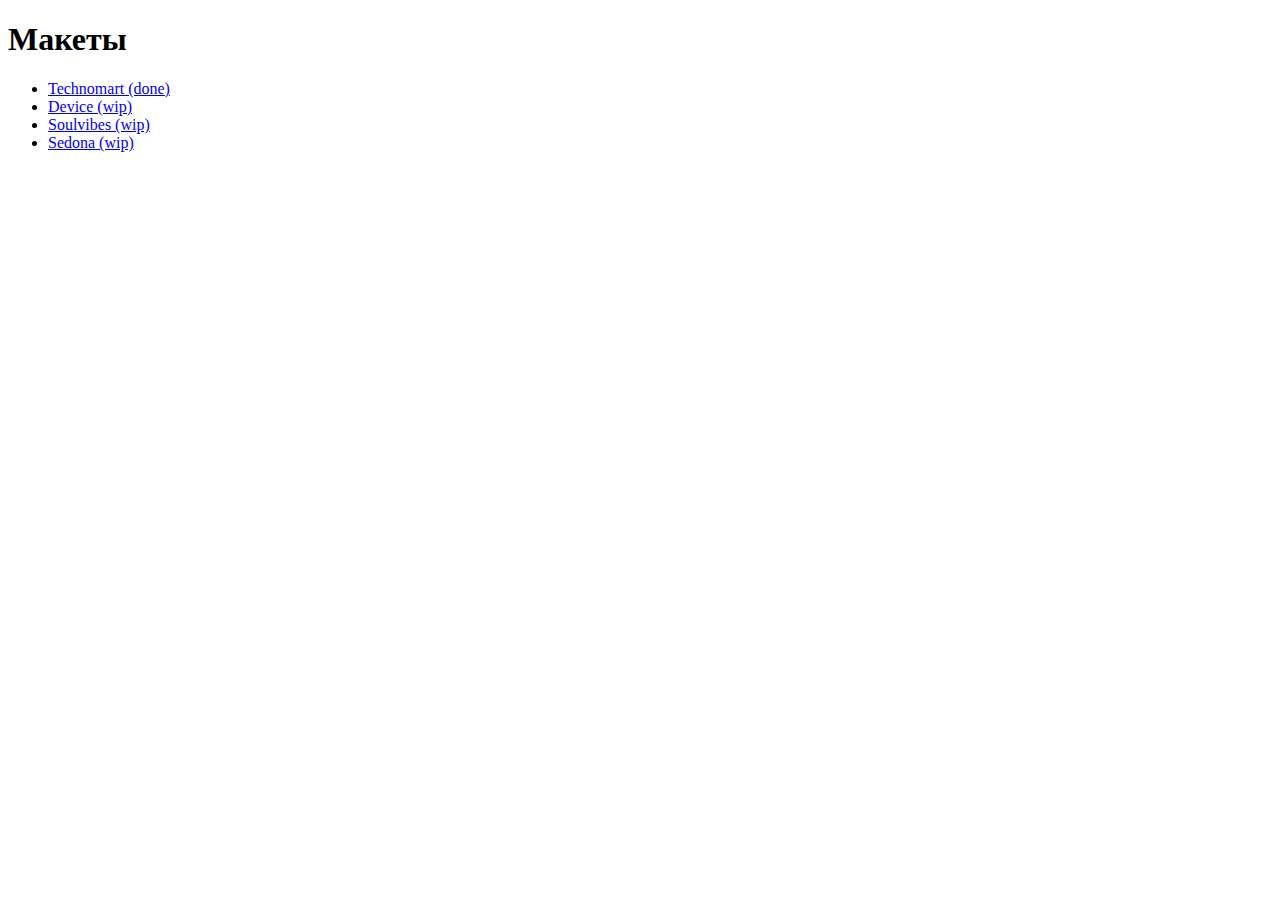
<file: index.html>
<!doctype html>
<html>

<head>
    <meta charset="utf-8">
    <title>Макеты</title>
</head>

<body>
    <h1>Макеты</h1>
    <ul>
        <li><a href="technomart/">Technomart (done)</a></li>
        <li><a href="device/">Device (wip)</a></li>
        <li><a href="soulvibes/">Soulvibes (wip)</a></li>
        <li><a href="sedona/">Sedona (wip)</a></li>
    </ul>
</body>

</html>
</file>
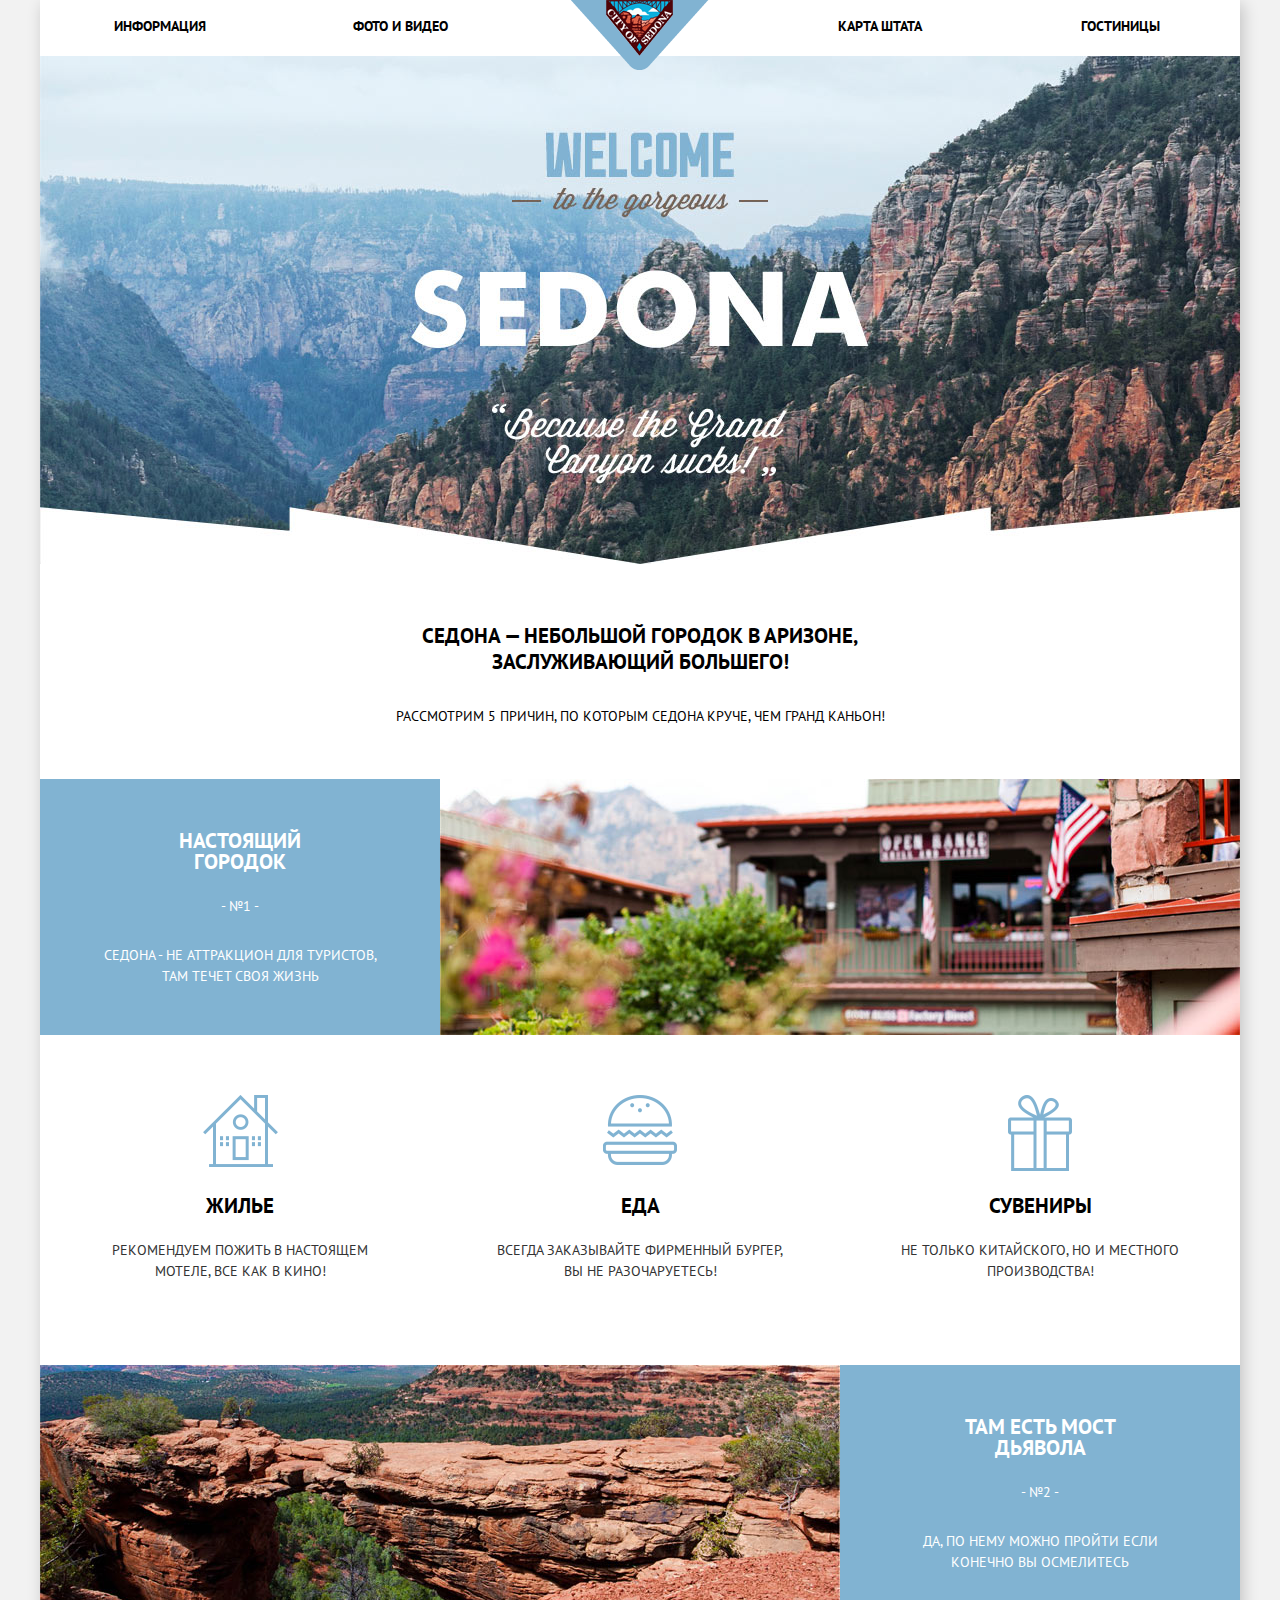
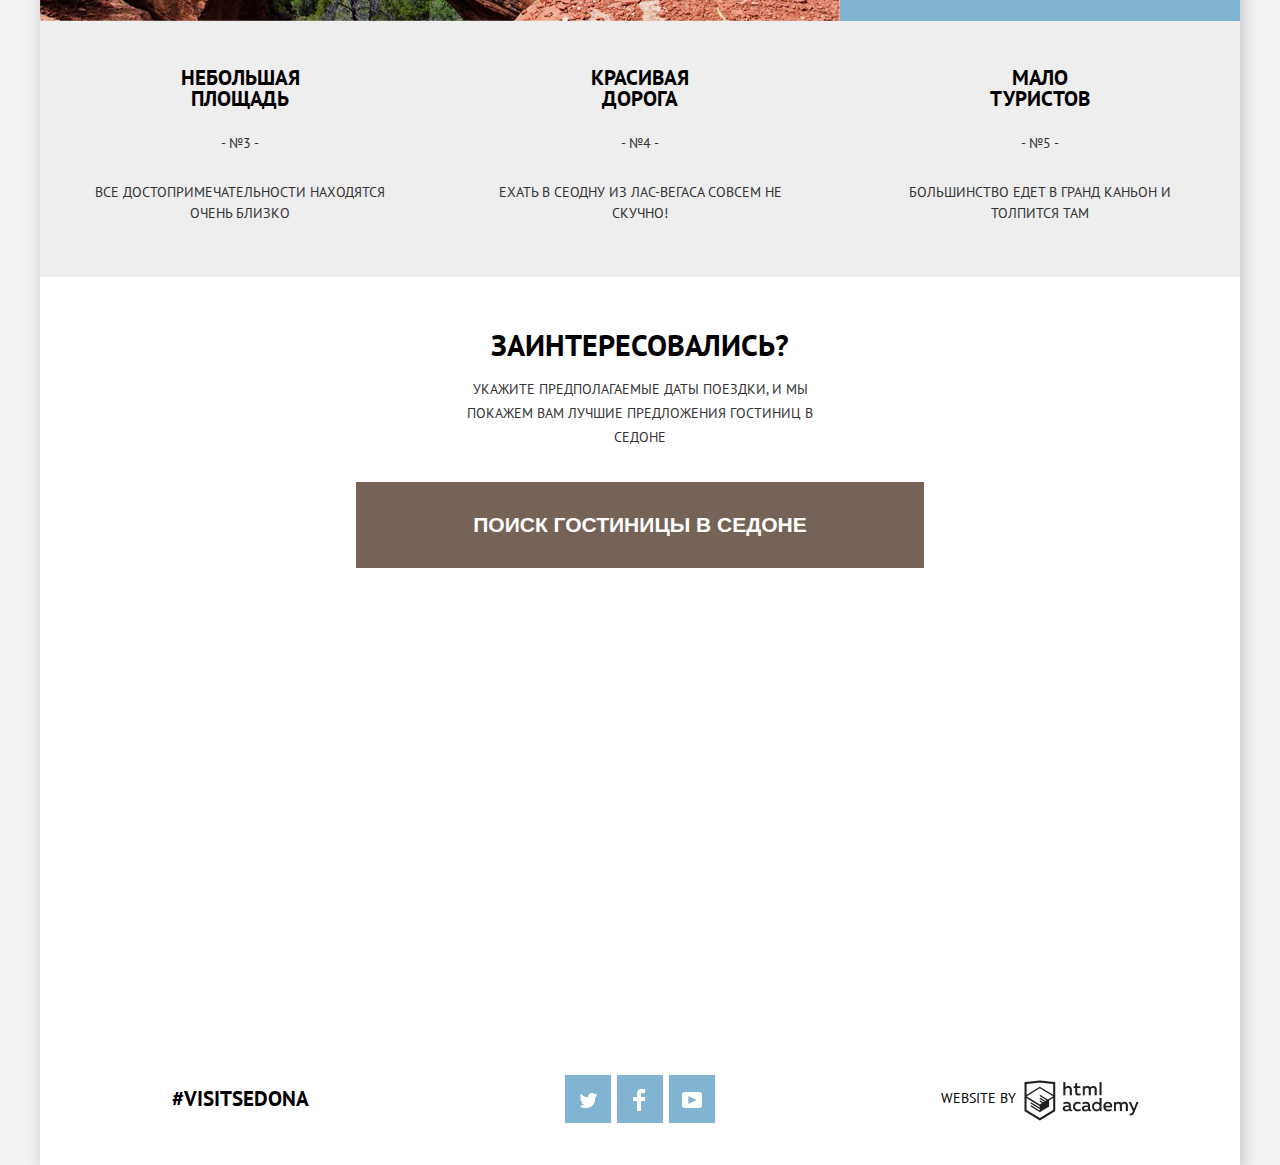
<file: sedona/index.html>
<!DOCTYPE html>
<html lang="en">

<head>
    <meta charset="UTF-8">
    <meta name="viewport" content="width=device-width, initial-scale=1.0">
    <meta http-equiv="X-UA-Compatible" content="ie=edge">
    <link rel="stylesheet" href="css/style.css">
    <link href="https://fonts.googleapis.com/css?family=PT+Sans:400,700" rel="stylesheet">
    <title>Sedona</title>
</head>

<body>
    <div class="wrapper container">
        <header class="main-header">
            <nav class="site-navigation">
                <ul class="navigation-panel">
                    <li>
                        <a class="nav-item" href="#">Информация</a>
                    </li>
                    <li>
                        <a class="nav-item" href="#">Фото и видео</a>
                    </li>
                    <li>
                        <span class="nav-item logo"></span>
                    </li>
                    <li>
                        <a class="nav-item" href="#">Карта штата</a>
                    </li>
                    <li>
                        <a class="nav-item" href="#">Гостиницы</a>
                    </li>
                </ul>
            </nav>
        </header>
        <main>
            <img class="main-background" src="img/Welcome.jpg" width="1200" height="508" alt="Welcome Sedona">
            <div class="intro-wrap">
                <h1 class="tagline">Седона — небольшой городок в Аризоне, заслуживающий большего!</h1>
                <p>Рассмотрим 5 причин, по которым Седона круче, чем Гранд Каньон!</p>
            </div>
            <section class="features">
                <ul class="features-list">
                    <li class="feature-item blue-item">
                        <div class="text-wrap">
                            <h2>Настоящий городок</h2>
                            <p>- №1 -</p>
                            <p>Седона - не аттракцион для туристов, там течет своя жизнь</p>
                        </div>
                        <img src="img/features-1.jpg" width="800" height="256" alt="City picture">
                    </li>
                    <li class="feature-item white-item">
                        <img class="house-icon" src="img/house-icon.png" width="75" height="72" alt="House icon">
                        <h2>Жилье</h2>
                        <p>Рекомендуем пожить в настоящем мотеле, все как в кино!</p>
                    </li>
                    <li class="feature-item white-item">
                        <img class="food-icon" src="img/food-icon.png" width="74" height="70" alt="Food icon">
                        <h2>Еда</h2>
                        <p>Всегда заказывайте фирменный бургер, вы не разочаруетесь!</p>
                    </li>
                    <li class="feature-item white-item">
                        <img class="gift-icon" src="img/gift-icon.png" width="64" height="76" alt="Gift icon">
                        <h2>Сувениры</h2>
                        <p>Не только китайского, но и местного производства!</p>
                    </li>
                    <li class="feature-item blue-item">
                        <img src="img/features-2.jpg" width="800" height="256" alt="Grand Canyon">
                        <div class="text-wrap">
                            <h2>Там есть мост дьявола</h2>
                            <p>- №2 -</p>
                            <p>Да, по нему можно пройти если конечно вы осмелитесь</p>
                        </div>
                    </li>
                    <li class="feature-item gray-item">
                        <h2>Небольшая площадь</h2>
                        <p>- №3 -</p>
                        <p>Все достопримечательности находятся очень близко</p>
                    </li>
                    <li class="feature-item gray-item">
                        <h2>Красивая дорога</h2>
                        <p>- №4 -</p>
                        <p>Ехать в Сеодну из Лас-Вегаса совсем не скучно!</p>
                    </li>
                    <li class="feature-item gray-item">
                        <h2>Мало туристов</h2>
                        <p>- №5 -</p>
                        <p>Большинство едет в Гранд Каньон и толпится там</p>
                    </li>
                </ul>
            </section>
            <section class="service">
                <h2>Заинтересовались?</h2>
                <p>Укажите предполагаемые даты поездки, и мы покажем вам лучшие предложения гостиниц в Седоне</p>
                <button class="popup-btn" type="button">Поиск Гостиницы в Седоне</button>
                <div class="popup-wrap">
                    <img class="pogchamp" src="img/PogChamp.png" width="334" height="347" alt="pog">
                </div>
            </section>
            <iframe src="https://www.google.com/maps/embed?pb=!1m14!1m12!1m3!1d6173.151907072892!2d60.60219111995865!3d56.83670158262021!2m3!1f0!2f0!3f0!3m2!1i1024!2i768!4f13.1!5e0!3m2!1sru!2sru!4v1534106376282"
                width="1200" height="473" frameborder="0" style="border:0" allowfullscreen></iframe>
        </main>
        <footer class="main-footer">
            <p class="hashtag">#VISITSEDONA</p>
            <ul class="social-buttons">
                <li><a class="twitter-btn" href="#"><span class="visually-hidden">Twitter</span></a></li>
                <li><a class="facebook-btn" href="#"><span class="visually-hidden">Facebook</span></a></li>
                <li><a class="youtube-btn" href="#"><span class="visually-hidden">Youtube</span></a></li>
            </ul>
            <div class="landing">
                <p>Website by</p>
                <a href="#"><img src="img/landing-logo.png" width="115" height="41" alt="HTML Academy"></a>
            </div>
        </footer>
    </div>

    <script>
        var showBtn = document.querySelector(".popup-btn");
        showBtn.onclick = function() {
            var popup = document.querySelector(".popup-wrap");
            if (popup.style.opacity == "0") {
                popup.style.opacity = "1";
            }
            else {
                popup.style.opacity = "0";            
            }
        }
    </script>
</body>

</html>
</file>
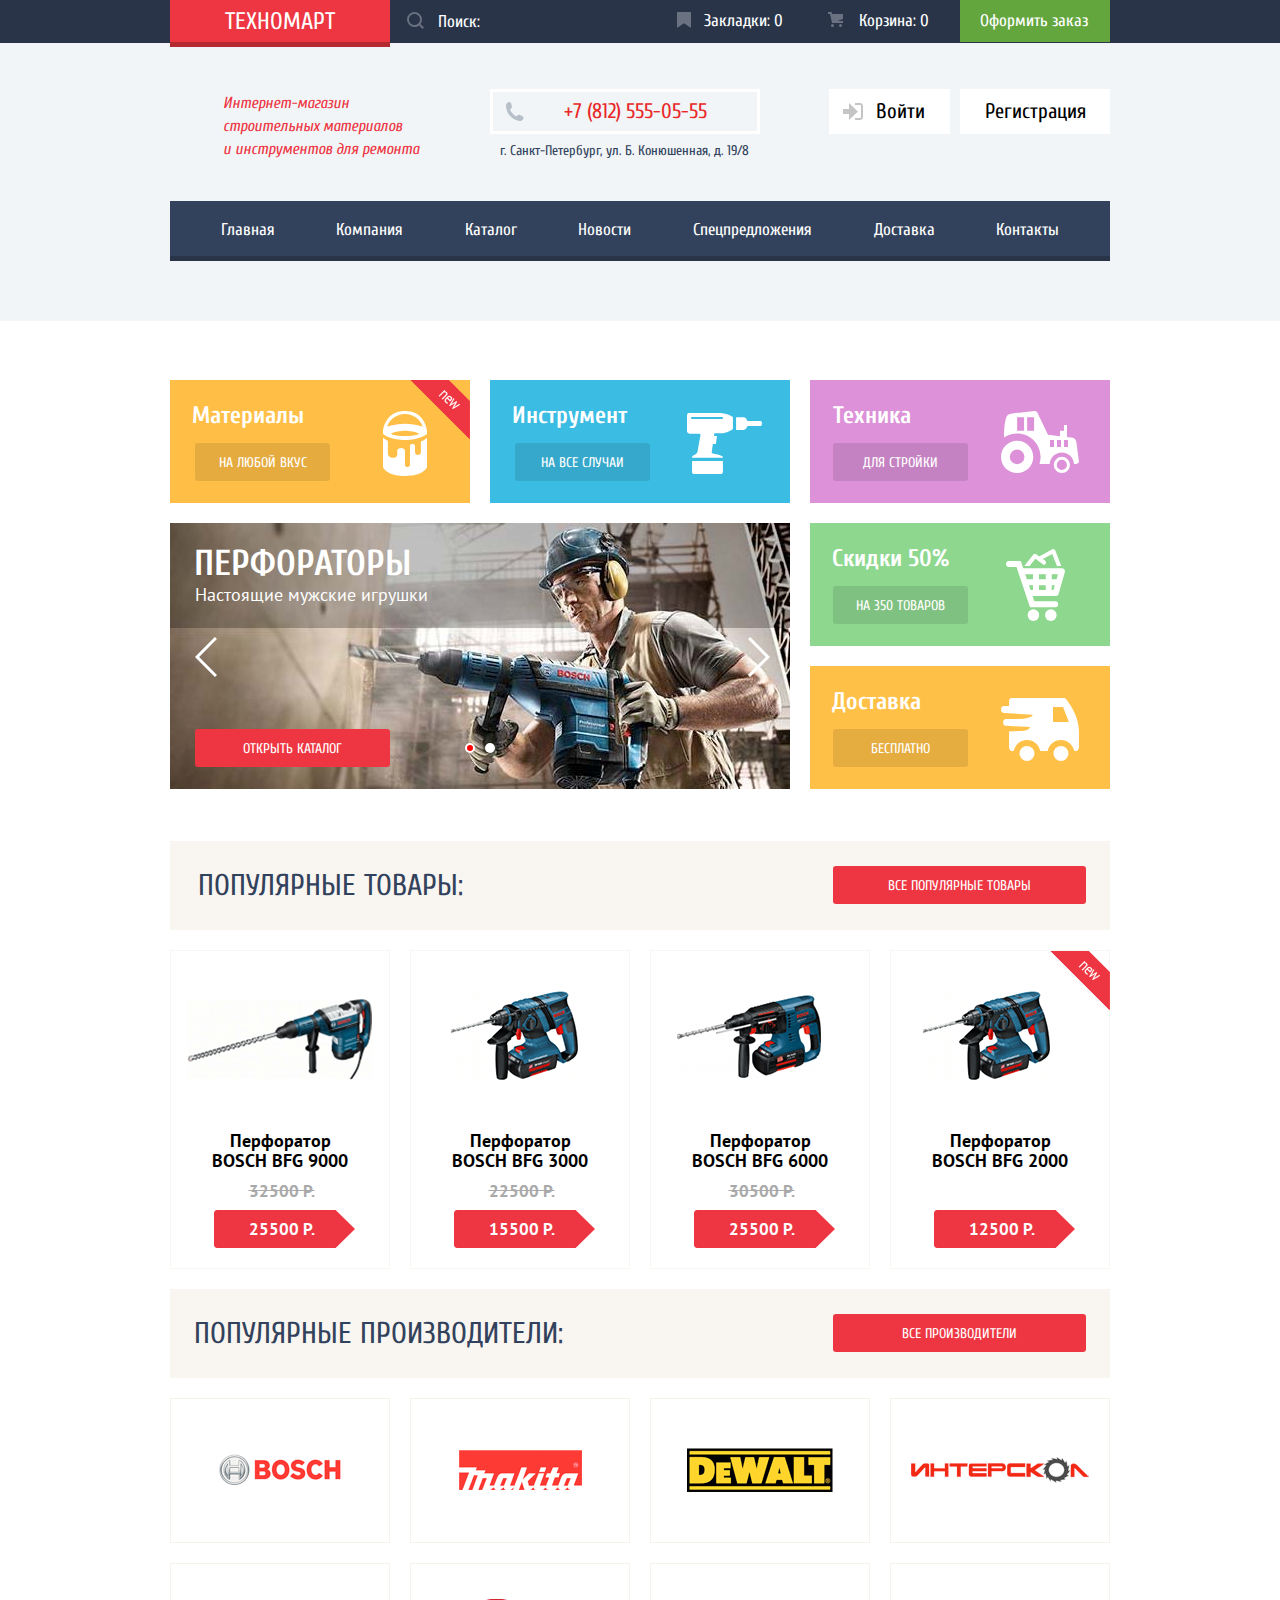
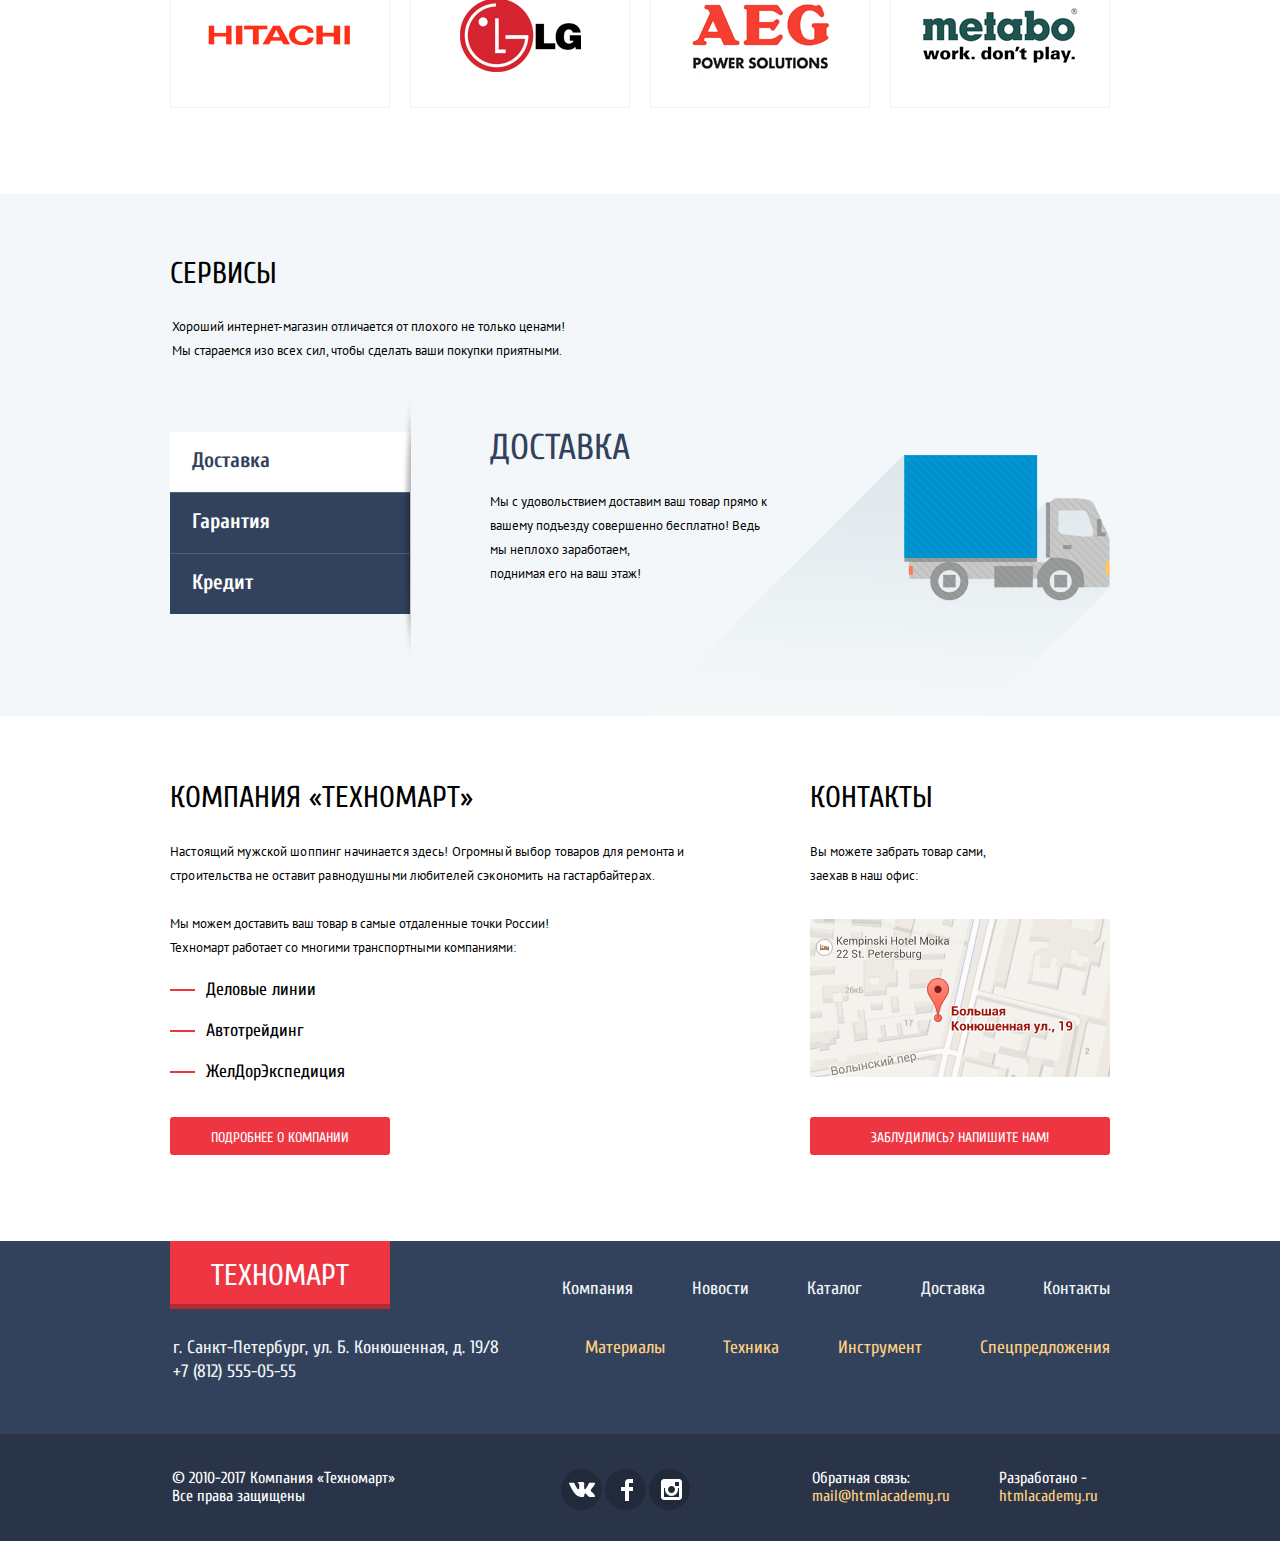
<file: technomart/index.html>
<!DOCTYPE html>
<html lang="ru">

<head>
    <meta charset="utf-8">
    <title>HTML Academy: Техномарт</title>
    <link href="https://fonts.googleapis.com/css?family=PT+Sans:400,400i,700&amp;subset=cyrillic" rel="stylesheet">
    <link href="https://fonts.googleapis.com/css?family=Cuprum:400,400i,700&amp;subset=cyrillic" rel="stylesheet">
    <link href="css/normalize.css" rel="stylesheet">
    <link href="css/style.css" rel="stylesheet">
</head>

<body>
    <header class="main-header">
        <div class="main-user-navigation-wrap">
            <nav class="main-user-navigation container">
                <ul class="user-navigation container">
                    <li>
                        <div class="site-logo">
                            <span class="logo-text">ТЕХНОМАРТ</span>
                        </div>
                    </li>
                    <li>
                        <label for="search-field">
                            <input class="search-item" type="search" name="site-search" id="search-field" placeholder="Поиск:">
                        </label>
                    </li>
                    <li><a class="bookmarks" href="#">Закладки: 0</a></li>
                    <li><a class="cart" href="#">Корзина: 0</a></li>
                    <li><a class="checkout" href="#">Оформить заказ</a></li>
                </ul>
            </nav>
        </div>
        <div class="menu-info-block">
            <div class="menu-info-subblock container">
                <div class="header-description-wrap">
                    <p class="header-site-description">
                        Интернет-магазин строительных материалов&nbsp;&nbsp;&nbsp;&nbsp; и инструментов для ремонта
                    </p>
                </div>
                <ul class="header-contacts">
                    <li class="phone">+7 (812) 555-05-55</li>
                    <li class="location">г. Санкт-Петербург, ул. Б. Конюшенная, д. 19/8</li>
                </ul>
                <nav class="user-account-control">
                    <ul class="user-navigation">
                        <li><a class="user-login" href="login.html">Войти</a></li>
                        <li><a class="user-registration" href="registration.html">Регистрация</a></li>
                    </ul>
                </nav>
            </div>
            <nav class="main-navigation container">
                <ul class="site-navigation container">
                    <li><a class="main-menu-item index">Главная</a></li>
                    <li><a class="main-menu-item company" href="company.html">Компания</a></li>
                    <li><a class="main-menu-item catalog-link" href="catalog.html">Каталог</a></li>
                    <li><a class="main-menu-item news" href="news.html">Новости</a></li>
                    <li><a class="main-menu-item special" href="special.html">Спецпредложения</a></li>
                    <li><a class="main-menu-item delivery" href="delivery.html">Доставка</a></li>
                    <li><a class="main-menu-item contacts" href="contacts.html">Контакты</a></li>
                </ul>
            </nav>
        </div>
    </header>

    <main class="content">
        <h1 class="visually-hidden">Товары и промо</h1>
        <section class="promo-blocks container">
            <ul class="promo-list">
                <li class="promo-item materials">
                    <h2>Материалы</h2>
                    <a href="#">На любой вкус</a>
                </li>
                <li class="promo-item instruments">
                    <h2>Инструмент</h2>
                    <a href="#">На все случаи</a>
                </li>
                <li class="promo-item vehicle">
                    <h2>Техника</h2>
                    <a href="#">Для стройки</a>
                </li>
                <li class="promo-slider">
                    <input class="visually-hidden toggle-promo-1" type="radio" name="promo-toggle" id="promo-slider-1" checked>
                    <input class="visually-hidden toggle-promo-2" type="radio" name="promo-toggle" id="promo-slider-2">
                    <div class="promo-slider-control">
                        <label for="promo-slider-1"><i class="promo--1"></i></label>
                        <label for="promo-slider-2"><i class="promo--2"></i></label>
                    </div>
                    <ul class="promo-slider-list">
                        <li class="promo-slider-item">
                            <h3>ПЕРФОРАТОРЫ</h3>
                            <p>Настоящие мужские игрушки</p>
                            <a class="button" href="catalog.html">Открыть каталог</a>
                        </li>
                        <li class="promo-slider-item">
                            <h3>ДРЕЛИ</h3>
                            <p>Соседям на радость!</p>
                            <a class="button" href="catalog.html">Открыть каталог</a>
                        </li>
                    </ul>
                    <label for="promo-slider-1"><span class="left-arrow"></span></label>
                    <label for="promo-slider-2"><span class="right-arrow"></span></label>
                </li>
                <li class="promo-item promo-column">
                    <div class="discount">
                        <h2>Скидки 50%</h2>
                        <a href="#">На 350 товаров</a>
                    </div>
                    <div class="delivery">
                        <h2>Доставка</h2>
                        <a href="#">Бесплатно</a>
                    </div>
                </li>
            </ul>
        </section>
        <section class="product-blocks container">
            <div class="popular-products">
                <h2>Популярные товары:</h2>
                <a href="#">Все популярные товары</a>
            </div>
            <ul class="product-list">
                <li class="product-item">
                    <div class="img-wrap">
                        <img src="img/bfg-9000.png" width="184" height="164" alt="BOSCH BFG 9000">
                    </div>
                    <div class="price-wrap">
                        <h3>Перфоратор BOSCH BFG 9000</h3>
                        <s>32500 Р.</s>
                        <b>25500 Р.</b>
                    </div>
                    <div class="product-hover-buttons">
                        <a class="button buy-button" href="#">Купить</a>
                        <button class="button add-bookmark-button" type="button">В закладки</button>
                    </div>
                </li>
                <li class="product-item">
                    <div class="img-wrap">
                        <img src="img/bfg-3000.png" width="127" height="112" alt="BOSCH BFG 3000">
                    </div>
                    <div class="price-wrap">
                        <h3>Перфоратор BOSCH BFG 3000</h3>
                        <s>22500 Р.</s>
                        <b>15500 Р.</b>
                    </div>
                    <div class="product-hover-buttons">
                        <a class="button buy-button" href="#">Купить</a>
                        <button class="button add-bookmark-button" type="button">В закладки</button>
                    </div>
                </li>
                <li class="product-item">
                    <div class="img-wrap">
                        <img src="img/bfg-6000.png" width="144" height="128" alt="BOSCH BFG 6000">
                    </div>
                    <div class="price-wrap">
                        <h3>Перфоратор BOSCH BFG 6000</h3>
                        <s>30500 Р.</s>
                        <b>25500 Р.</b>
                    </div>
                    <div class="product-hover-buttons">
                        <a class="button buy-button" href="#">Купить</a>
                        <button class="button add-bookmark-button" type="button">В закладки</button>
                    </div>
                </li>
                <li class="product-item">
                    <div class="img-wrap">
                        <img src="img/bfg-2000.png" width="127" height="112" alt="BOSCH BFG 2000">
                    </div>
                    <div class="price-wrap">
                        <h3>Перфоратор BOSCH BFG 2000</h3>
                        <span class="hidden-price">Старая цена</span>
                        <b>12500 Р.</b>
                    </div>
                    <div class="product-hover-buttons">
                        <a class="button buy-button" href="#">Купить</a>
                        <button class="button add-bookmark-button" type="button">В закладки</button>
                    </div>
                </li>
            </ul>
        </section>
        <section class="producer-blocks container">
            <div class="popular-producers">
                <h2>Популярные производители:</h2>
                <a href="#">Все производители</a>
            </div>
            <ul class="producer-list">
                <li class="producer-item">
                    <h3 class="visually-hidden">BOSCH</h3>
                    <a href="#"><img src="img/bosch-logo.png" width="126" height="37" alt="Bosch"></a>
                </li>
                <li class="producer-item">
                    <h3 class="visually-hidden">MAKITA</h3>
                    <a href="#"><img src="img/makita-logo.png" width="123" height="40" alt="Makita"></a>
                </li>
                <li class="producer-item">
                    <h3 class="visually-hidden">DeWALT</h3>
                    <a href="#"><img src="img/dewalt-logo.png" width="146" height="44" alt="DeWALT"></a>
                </li>
                <li class="producer-item">
                    <h3 class="visually-hidden">ИНТЕРСКОЛ</h3>
                    <a href="#"><img src="img/interscol-logo.png" width="178" height="28" alt="Интерскол"></a>
                </li>
                <li class="producer-item">
                    <h3 class="visually-hidden">HITACHI</h3>
                    <a href="#"><img src="img/hitachi-logo.png" width="169" height="31" alt="Hitachi"></a>
                </li>
                <li class="producer-item">
                    <h3 class="visually-hidden">LG</h3>
                    <a href="#"><img src="img/lg-logo.png" width="121" height="73" alt="LG"></a>
                </li>
                <li class="producer-item">
                    <h3 class="visually-hidden">AEG</h3>
                    <a href="#"><img src="img/aeg-logo.png" width="151" height="96" alt="AEG"></a>
                </li>
                <li class="producer-item">
                    <h3 class="visually-hidden">METABO</h3>
                    <a href="#"><img src="img/metabo-logo.png" width="204" height="69" alt="Metabo"></a>
                </li>
            </ul>
        </section>
        <div class="service-block-wrap">
            <section class="service-block container">
                <div class="service-article-wrap">
                    <h2>Сервисы</h2>
                    <p>Хороший интернет-магазин отличается от плохого не только ценами! Мы стараемся изо всех сил, чтобы сделать ваши покупки приятными.</p>
                </div>
                <div class="service-slider">
                    <input class="visually-hidden toggle-service-1" name="service-slider-group" id="delivery" type="radio" checked>
                    <input class="visually-hidden toggle-service-2" name="service-slider-group" id="guarantee" type="radio">
                    <input class="visually-hidden toggle-service-3" name="service-slider-group" id="credit" type="radio">
                    <div class="service-slider-control">
                        <label for="delivery">
                            <span class="delivery-active slider-button-wrap">
                                <span class="button-text">Доставка</span>
                            </span>
                        </label>
                        <label for="guarantee">
                            <span class="guarantee-active slider-button-wrap">
                                <span class="button-text">Гарантия</span>
                            </span>
                        </label>
                        <label for="credit">
                            <span class="credit-active slider-button-wrap">
                                <span class="button-text">Кредит</span>
                            </span>
                        </label>
                    </div>
                    <ul class="service-slider-list">
                        <li class="service-slider-item">
                            <h3>ДОСТАВКА</h3>
                            <p class="delivery-description">
                                Мы с удовольствием доставим ваш товар прямо к вашему подъезду совершенно бесплатно! Ведь мы неплохо заработаем, <br> поднимая его на ваш этаж!
                            </p>
                        </li>
                        <li class="service-slider-item">
                            <h3>ГАРАНТИЯ</h3>
                            <p class="guarantee-description">
                                Если купленный у нас товар поломается или заискрит, а также в случае пожара, спровоцированного его возгаранием, вы всегда можете быть уверены в нашей гарантии. Мы обменяем сгоревший товар на новый. Дом уж восстановите как-нибудь сами.
                            </p>
                        </li>
                        <li class="service-slider-item">
                            <h3>КРЕДИТ</h3>
                            <p class="credit-description">
                                Залезть в долговую яму стало проще! Кредитные консультанты придут вам на помощь.
                            </p>
                            <a href="#">Отправить заявку</a>
                        </li>
                    </ul>
                </div>

            </section>
        </div>
        <section class="about-block container">
            <h2 class="visually-hidden">О компании</h2>
            <section class="about-us">
                <h3>Компания «Техномарт»</h3>
                <div class="about-content-wrap">
                    <p>
                        Настоящий мужской шоппинг начинается здесь! Огромный выбор товаров для ремонта и строительства не оставит равнодушными любителей сэкономить на гастарбайтерах.
                    </p>
                    <p>
                        Мы можем доставить ваш товар в самые отдаленные точки России!<br> Техномарт работает со многими транспортными компаниями:
                    </p>
                    <ul>
                        <li>Деловые линии</li>
                        <li>Автотрейдинг</li>
                        <li>ЖелДорЭкспедиция</li>
                    </ul>
                </div>
                <a class="button about-us-button" href="#">Подробнее о компании</a>
            </section>
            <section class="contacts">
                <h3>Контакты</h3>
                <div class="contacts-content-wrap">
                    <p>Вы можете забрать товар сами, заехав в наш офис:</p>
                    <a href="#"><img src="img/map.png" width="300" height="158" alt="Карта проезда"></a>
                </div>
                <button class="write-us-button" type="button">Заблудились? Напишите нам!</button>
            </section>
        </section>
    </main>

    <footer class="main-footer">
        <div class="footer-navigation-wrap">
            <div class="footer-navigation-block container">
                <nav class="footer-navigation-row1">
                    <div class="footer-site-logo">
                        <span class="logo-text">ТЕХНОМАРТ</span>
                    </div>
                    <ul class="site-navigation">
                        <li><a class="footer-menu-item" href="company.html">Компания</a></li>
                        <li><a class="footer-menu-item" href="news.html">Новости</a></li>
                        <li><a class="footer-menu-item" href="catalog.html">Каталог</a></li>
                        <li><a class="footer-menu-item" href="delivery.html">Доставка</a></li>
                        <li><a class="footer-menu-item" href="contacts.html">Контакты</a></li>
                    </ul>
                </nav>
                <nav class="footer-navigation-row2 container">
                    <p class="footer-contacts">
                        г. Санкт-Петербург, ул. Б. Конюшенная, д. 19/8<br> +7 (812) 555-05-55
                    </p>
                    <ul class="site-navigation">
                        <li><a class="footer-menu-item" href="#">Материалы</a></li>
                        <li><a class="footer-menu-item" href="#">Техника</a></li>
                        <li><a class="footer-menu-item" href="#">Инструмент</a></li>
                        <li><a class="footer-menu-item" href="#">Спецпредложения</a></li>
                    </ul>
                </nav>
            </div>
        </div>
        <div class="footer-info-wrap">
            <div class="footer-info-block container">
                <p class="footer-copyright all-rights-reserved">
                    © 2010-2017 Компания «Техномарт» Все права защищены
                </p>
                <div class="footer-social">
                    <ul>
                        <li><a class="social-button vk-button" href="#"><span class="visually-hidden">Вконтакте</span></a></li>
                        <li><a class="social-button facebook-button" href="#"><span class="visually-hidden">Фейсбук</span></a></li>
                        <li><a class="social-button instagram-button" href="#"><span class="visually-hidden">Инстаграм</span></a></li>
                    </ul>
                </div>
                <div class="footer-links">
                    <p class="footer-copyright footer-mail">
                        Обратная связь:
                        <a href="#">mail@htmlacademy.ru</a>
                    </p>
                    <p class="footer-copyright footer-landing">
                        Разработано -
                        <a href="https://htmlacademy.ru">htmlacademy.ru</a>
                    </p>
                </div>
            </div>
        </div>
    </footer>

    <section class="modal modal-write-us">
        <h3 class="visually-hidden">Напишите нам!</h3>
        <div class="modal-write-us-wrap">
            <button class="modal-close" type="button"><span class="visually-hidden">Закрыть</span></button>
            <form class="feedback" action="#" method="post">
                <div class="form-fields-wrap container">
                    <div class="name-field">
                        <label for="user-name">Ваше имя:</label>
                        <input type="text" name="name" id="user-name" placeholder="Представьтесь, пожалуйста" required>
                    </div>
                    <div class="email-field">
                        <label for="user-email">Ващ e-mail:</label>
                        <input type="text" name="email" id="user-email" placeholder="Для отправки ответа" required>
                    </div>
                    <div class="message-field">
                        <label for="user-message">Текст письма:</label>
                        <textarea name="message" id="user-message" placeholder="В свободной форме"></textarea>
                    </div>
                </div>
                <div class="button-wrap">
                    <button class="button button-submit" type="submit">Отправить</button>
                </div>
            </form>
        </div>
    </section>

    <script>
        var popup = document.querySelector(".modal-write-us");
        var showPopup = document.querySelector(".write-us-button");
        var closePopup = popup.querySelector(".modal-close");
        var userName = popup.querySelector("[name=name]");

        showPopup.addEventListener("click", function(evt) {
            evt.preventDefault();
            popup.classList.add("modal-show");
            userName.focus();
        });
        closePopup.addEventListener("click", function(evt) {
            evt.preventDefault();
            popup.classList.remove("modal-show");
        });
        window.addEventListener("keydown", function(evt) {
            if (evt.keyCode === 27) {
                if (popup.classList.contains("modal-show")) {
                    popup.classList.remove("modal-show");
                }
            }
        });

    </script>

</body>
</file>
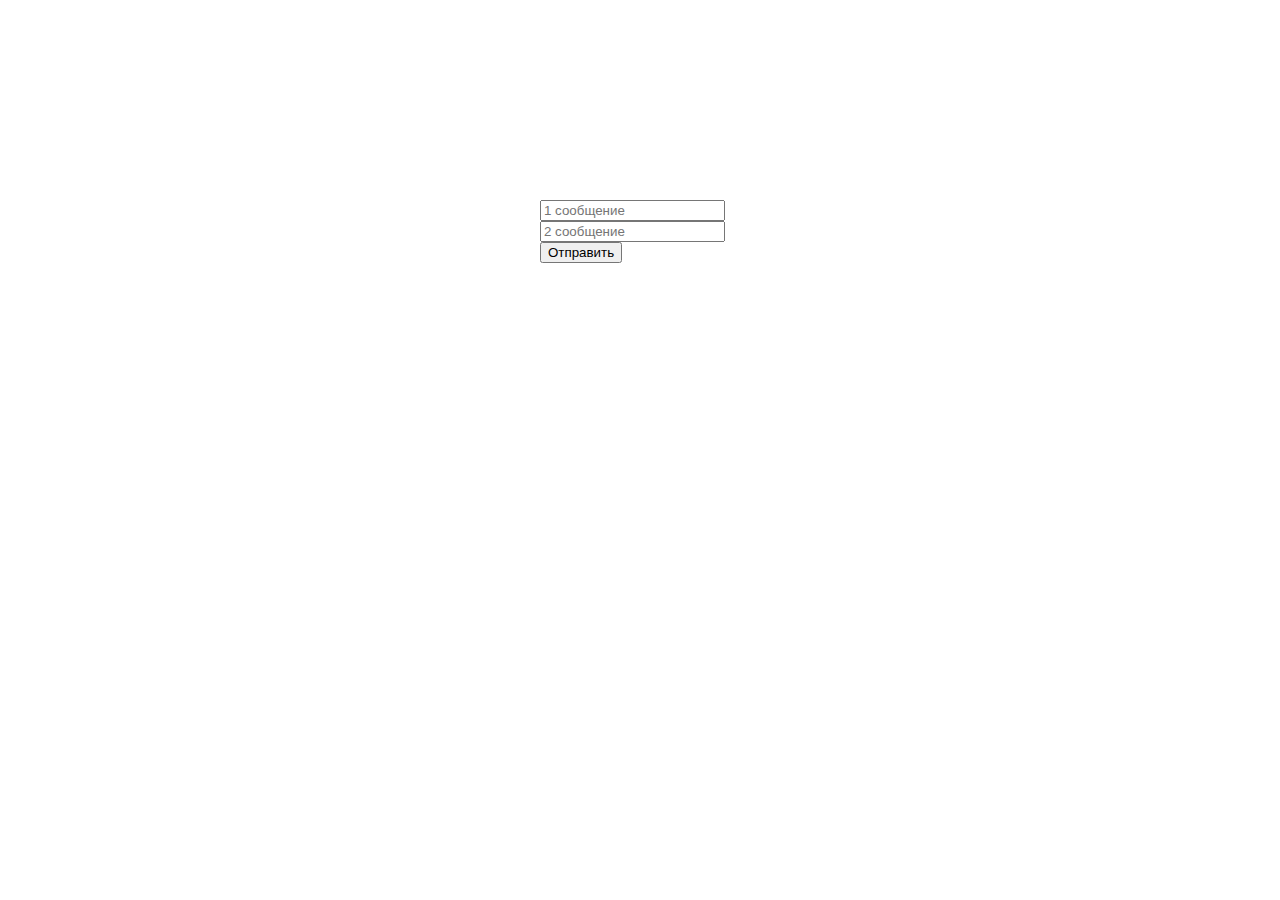
<file: test2/index.html>
<!DOCTYPE html>
<html lang="en">
<head>
    <meta charset="UTF-8">
    <meta name="viewport" content="width=device-width, initial-scale=1.0">
    <meta http-equiv="X-UA-Compatible" content="ie=edge">
    <link rel="stylesheet" href="style.css">
    <title>Document</title>
</head>
<body>
    <form method="post" action="send.php">
        <input type="text" name="first" placeholder="1 сообщение"><br>
        <input type="text" name="second" placeholder="2 сообщение"><br>
        <button type="submit" name="send">Отправить</button>
    </form>

</body>
</html>
</file>
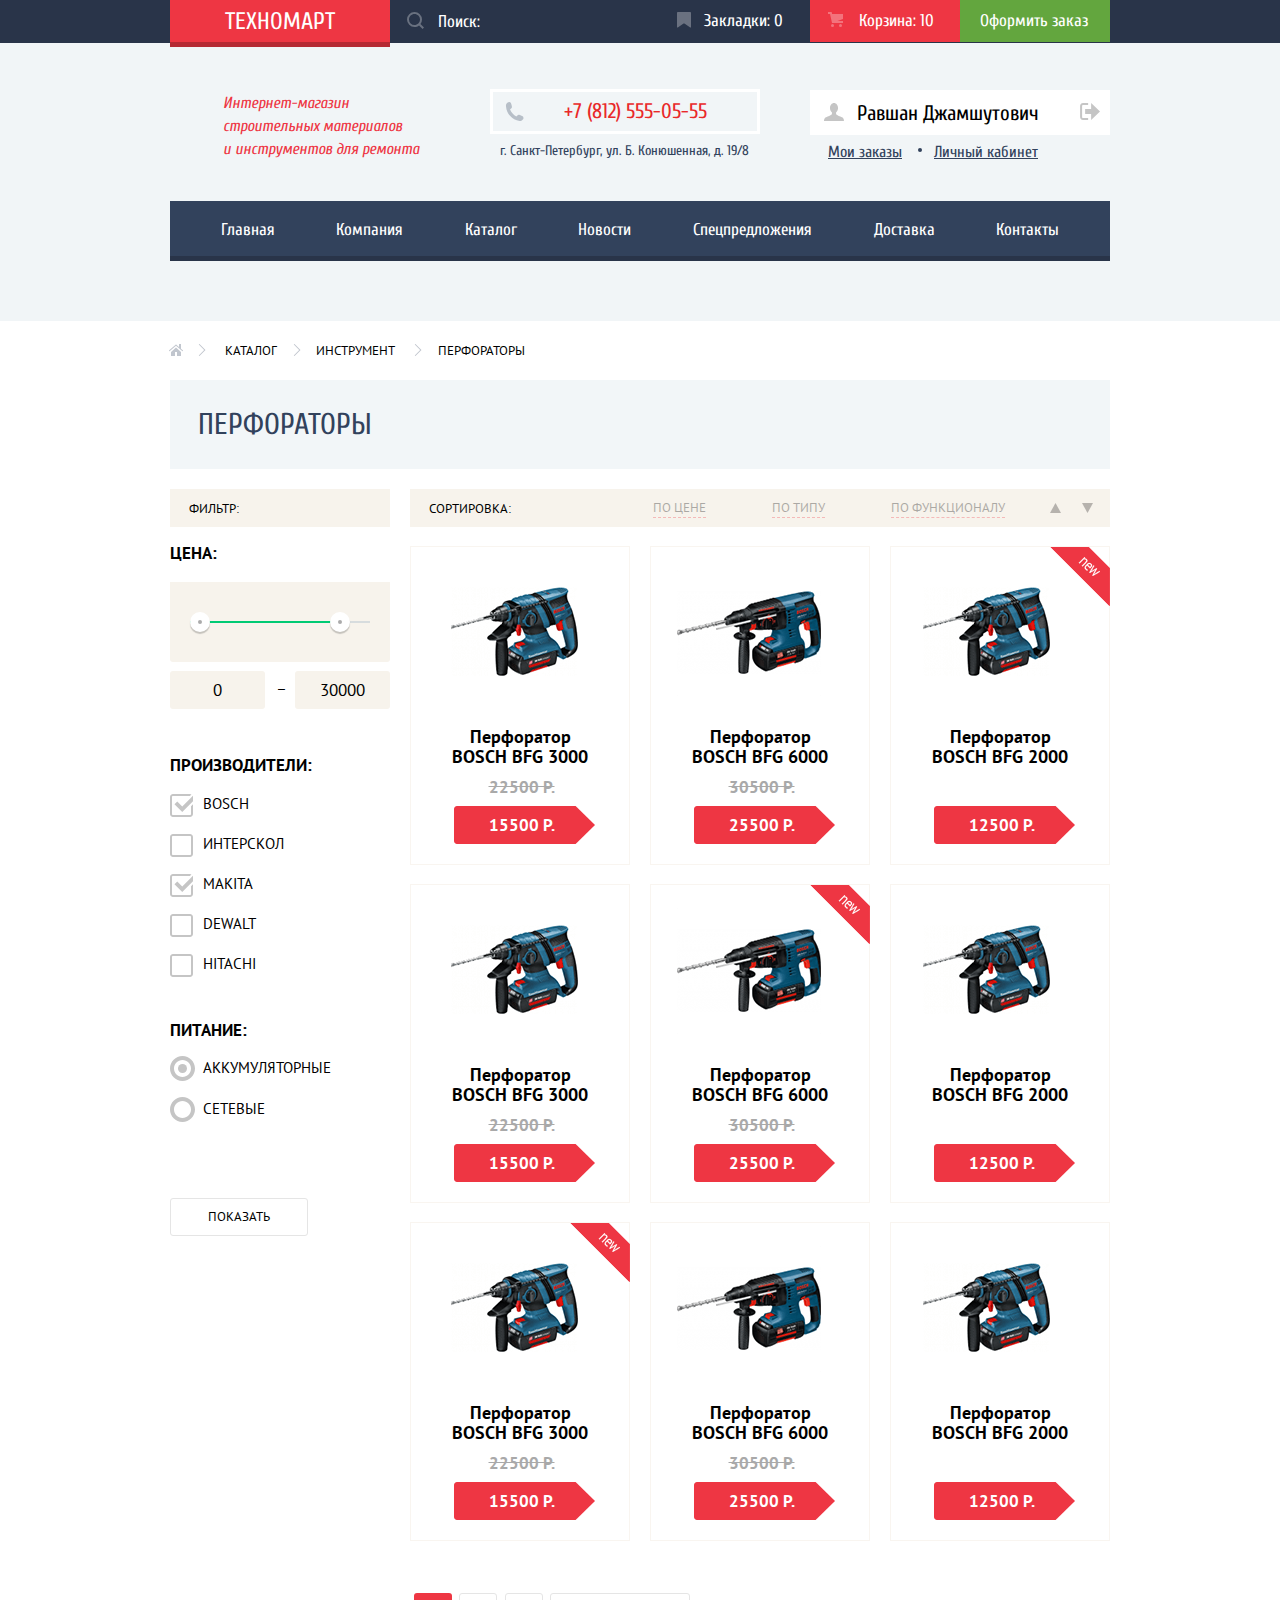
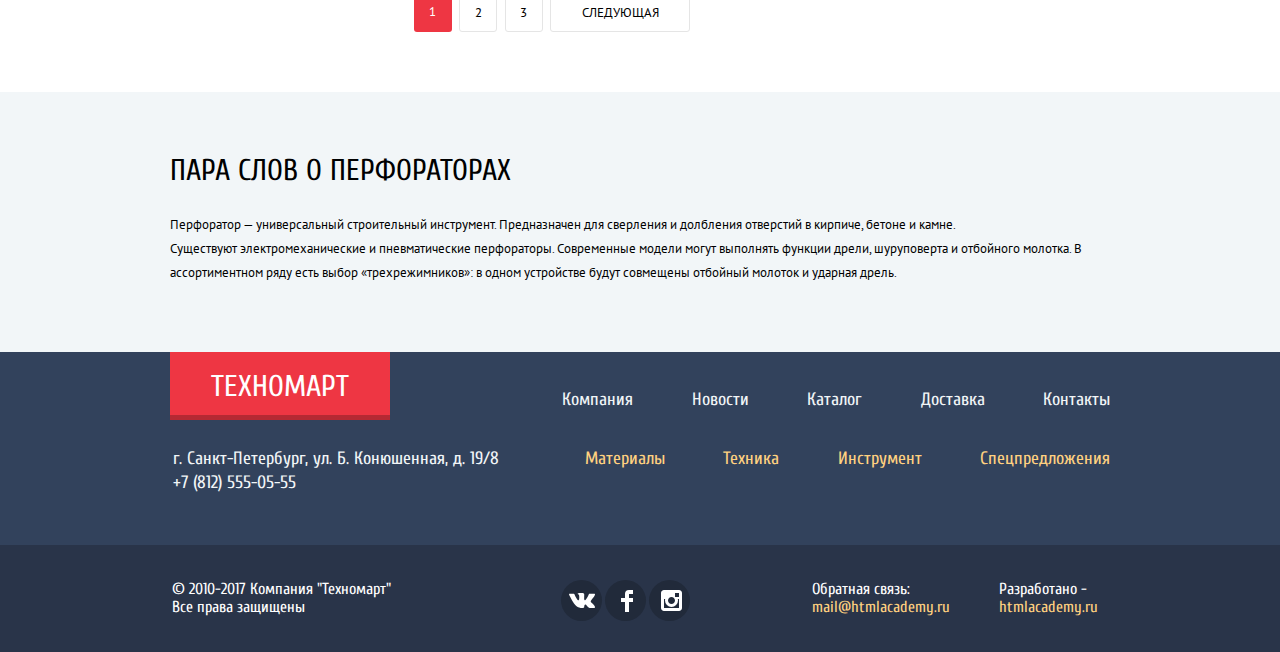
<file: technomart/catalog.html>
<!DOCTYPE html>
<html lang="ru">

<head>
    <meta charset="utf-8">
    <title>Каталог</title>
    <link href="https://fonts.googleapis.com/css?family=PT+Sans:400,400i,700&amp;subset=cyrillic" rel="stylesheet">
    <link href="https://fonts.googleapis.com/css?family=Cuprum:400,400i,700&amp;subset=cyrillic" rel="stylesheet">
    <link href="css/normalize.css" rel="stylesheet">
    <link href="css/style.css" rel="stylesheet">
</head>

<body>
    <header class="main-header catalog-header">
        <div class="main-user-navigation-wrap">
            <nav class="main-user-navigation container">
                <ul class="user-navigation container">
                    <li>
                        <div class="site-logo-link">
                            <span class="logo-text"><a class="logo-home" href="index.html">ТЕХНОМАРТ</a></span>
                        </div>
                    </li>
                    <li>
                        <label for="search-field">
                            <input class="search-item" type="search" name="site-search" id="search-field" placeholder="Поиск:">
                        </label>
                    </li>
                    <li><a class="bookmarks" href="#">Закладки: 0</a></li>
                    <li><a class="cart cart-active" href="#">Корзина: 10</a></li>
                    <li><a class="checkout" href="#">Оформить заказ</a></li>
                </ul>
            </nav>
        </div>
        <div class="menu-info-block">
            <div class="menu-info-subblock container">
                <div class="header-description-wrap">
                    <p class="header-site-description">
                        Интернет-магазин строительных материалов&nbsp;&nbsp;&nbsp;&nbsp; и инструментов для ремонта
                    </p>
                </div>
                <ul class="header-contacts">
                    <li class="phone">+7 (812) 555-05-55</li>
                    <li class="location">г. Санкт-Петербург, ул. Б. Конюшенная, д. 19/8</li>
                </ul>
                <nav class="user-account-control container">
                    <ul class="logged-user-control container">
                        <li>
                            <div class="account-btn-wrap">
                                <a class="user-profile" href="#">Равшан Джамшутович</a>
                                <a class="user-logout" href="#"><span class="visually-hidden">Выйти</span></a>
                            </div>
                        </li>
                        <li>
                            <div class="account-btn-wrap">
                                <a class="user-account-btn" href="#">Мои заказы</a>
                                <a class="user-account-btn list-style-dot" href="#">Личный кабинет</a>
                            </div>
                        </li>
                    </ul>
                </nav>
            </div>
            <nav class="main-navigation container">
                <ul class="site-navigation container">
                    <li><a class="main-menu-item index" href="index.html">Главная</a></li>
                    <li><a class="main-menu-item company" href="company.html">Компания</a></li>
                    <li><a class="main-menu-item catalog-link" href="catalog.html">Каталог</a></li>
                    <li><a class="main-menu-item news" href="news.html">Новости</a></li>
                    <li><a class="main-menu-item special" href="special.html">Спецпредложения</a></li>
                    <li><a class="main-menu-item delivery" href="delivery.html">Доставка</a></li>
                    <li><a class="main-menu-item contacts" href="contacts.html">Контакты</a></li>
                </ul>
            </nav>
        </div>
    </header>

    <main class="content">
        <div class="breadcrumbs container">
            <ul class="breadcrumbs-list">
                <li><a class="breadcrumbs-item home-icon" href="#"><span class="visually-hidden">Домой</span></a></li>
                <li><a class="breadcrumbs-item" href="#">Каталог</a></li>
                <li><a class="breadcrumbs-item" href="#">Инструмент</a></li>
                <li class="breadcrumbs-current">Перфораторы</li>
            </ul>
        </div>
        <div class="page-title-wrap container">
            <h1>Перфораторы</h1>
        </div>
        <div class="catalog-wrap container">
            <section class="filter">
                <form class="filter-options" action="#" method="get">
                    <div class="title-wrap">
                        <h2>Фильтр:</h2>
                    </div>
                    <fieldset class="filter-item price-option">
                        <legend>Цена:</legend>
                        <div class="price-option-wrap">
                            <div class="range-controls">
                                <div class="scale">
                                    <div class="bar"></div>
                                </div>
                                <div class="range-toggle range-toggle-min"></div>
                                <div class="range-toggle range-toggle-max"></div>
                            </div>
                            <div class="filter-min-value"><span>0</span></div>
                            <div class="filter-max-value"><span>30000</span></div>
                        </div>
                    </fieldset>
                    <fieldset class="filter-item producer-option">
                        <legend>Производители:</legend>
                        <ul class="producer-list">
                            <li class="producer-item">
                                <label for="producer-bosch">
                                    <input type="checkbox" name="bosch" id="producer-bosch" checked>
                                    <span class="checkbox-indicator"></span>
                                    Bosch
                                </label>
                            </li>
                            <li class="producer-item">
                                <label for="producer-interscol">
                                    <input type="checkbox" name="interscol" id="producer-interscol">
                                    <span class="checkbox-indicator"></span>
                                    Интерскол
                                </label>
                            </li>
                            <li class="producer-item">
                                <label for="producer-makita">
                                    <input type="checkbox" name="makita" id="producer-makita" checked>
                                    <span class="checkbox-indicator"></span>
                                    Makita
                                </label>
                            </li>
                            <li class="producer-item">
                                <label for="producer-dewalt">
                                    <input type="checkbox" name="dewalt" id="producer-dewalt">
                                    <span class="checkbox-indicator"></span>
                                    DeWalt
                                </label>
                            </li>
                            <li class="producer-item">
                                <label for="producer-hitachi">
                                    <input type="checkbox" name="hitachi" id="producer-hitachi">
                                    <span class="checkbox-indicator"></span>
                                    Hitachi
                                </label>
                            </li>
                        </ul>
                    </fieldset>
                    <fieldset class="filter-item power-option">
                        <legend>Питание:</legend>
                        <ul class="power-supply-list">
                            <li class="power-supply-item">
                                <label for="power-battery">
                                    <input type="radio" name="power-group" id="power-battery" checked>
                                    <span class="radio-indicator"></span>
                                    Аккумуляторные
                                </label>
                            </li>
                            <li class="power-supply-item">
                                <label for="power-network">
                                    <input type="radio" name="power-group" id="power-network">
                                    <span class="radio-indicator"></span>
                                    Сетевые
                                </label>
                            </li>
                        </ul>
                    </fieldset>
                    <button class="button button-show" type="submit">Показать</button>
                </form>
            </section>
            <section class="catalog">
                <h2 class="visually-hidden">Каталог</h2>
                <section class="sorting">
                    <h2>Сортировка:</h2>
                    <ul class="sorting-buttons-list">
                        <li><a class="sorting-button" href="#">По цене</a></li>
                        <li><a class="sorting-button" href="#">По типу</a></li>
                        <li><a class="sorting-button" href="#">По функционалу</a></li>
                        <li><a class="btn-arrow-up" href="#"><span class="visually-hidden">Сверху-вниз</span></a></li>
                        <li><a class="btn-arrow-down" href="#"><span class="visually-hidden">Снизу-вверх</span></a></li>
                    </ul>
                </section>
                <section class="products">
                    <ul class="catalog-product-list">
                        <li class="product-item">
                            <div class="img-wrap">
                                <img src="img/bfg-3000.png" width="127" height="112" alt="BOSCH BFG 3000">
                            </div>
                            <div class="price-wrap">
                                <h3>Перфоратор BOSCH BFG 3000</h3>
                                <s>22500 Р.</s>
                                <b>15500 Р.</b>
                            </div>
                            <div class="product-hover-buttons">
                                <a class="button buy-button" href="#">Купить</a>
                                <button class="button add-bookmark-button" onclick="showPopup()" type="button">В закладки</button>
                            </div>
                        </li>
                        <li class="product-item">
                            <div class="img-wrap">
                                <img src="img/bfg-6000.png" width="144" height="128" alt="BOSCH BFG 6000">
                            </div>
                            <div class="price-wrap">
                                <h3>Перфоратор BOSCH BFG 6000</h3>
                                <s>30500 Р.</s>
                                <b>25500 Р.</b>
                            </div>
                            <div class="product-hover-buttons">
                                <a class="button buy-button" href="#">Купить</a>
                                <button class="button add-bookmark-button" onclick="showPopup()" type="button">В закладки</button>
                            </div>
                        </li>
                        <li class="product-item">
                            <div class="img-wrap">
                                <img src="img/bfg-2000.png" width="127" height="112" alt="BOSCH BFG 2000">
                            </div>
                            <div class="price-wrap">
                                <h3>Перфоратор BOSCH BFG 2000</h3>
                                <span class="hidden-price">Старая цена</span>
                                <b>12500 Р.</b>
                            </div>
                            <div class="product-hover-buttons">
                                <a class="button buy-button" href="#">Купить</a>
                                <button class="button add-bookmark-button" onclick="showPopup()" type="button">В закладки</button>
                            </div>
                        </li>
                        <li class="product-item">
                            <div class="img-wrap">
                                <img src="img/bfg-3000.png" width="127" height="112" alt="BOSCH BFG 3000">
                            </div>
                            <div class="price-wrap">
                                <h3>Перфоратор BOSCH BFG 3000</h3>
                                <s>22500 Р.</s>
                                <b>15500 Р.</b>
                            </div>
                            <div class="product-hover-buttons">
                                <a class="button buy-button" href="#">Купить</a>
                                <button class="button add-bookmark-button" onclick="showPopup()" type="button">В закладки</button>
                            </div>
                        </li>
                        <li class="product-item">
                            <div class="img-wrap">
                                <img src="img/bfg-6000.png" width="144" height="128" alt="BOSCH BFG 6000">
                            </div>
                            <div class="price-wrap">
                                <h3>Перфоратор BOSCH BFG 6000</h3>
                                <s>30500 Р.</s>
                                <b>25500 Р.</b>
                            </div>
                            <div class="product-hover-buttons">
                                <a class="button buy-button" href="#">Купить</a>
                                <button class="button add-bookmark-button" onclick="showPopup()" type="button">В закладки</button>
                            </div>
                        </li>
                        <li class="product-item">
                            <div class="img-wrap">
                                <img src="img/bfg-2000.png" width="127" height="112" alt="BOSCH BFG 2000">
                            </div>
                            <div class="price-wrap">
                                <h3>Перфоратор BOSCH BFG 2000</h3>
                                <span class="hidden-price">Старая цена</span>
                                <b>12500 Р.</b>
                            </div>
                            <div class="product-hover-buttons">
                                <a class="button buy-button" href="#">Купить</a>
                                <button class="button add-bookmark-button" onclick="showPopup()" type="button">В закладки</button>
                            </div>
                        </li>
                        <li class="product-item">
                            <div class="img-wrap">
                                <img src="img/bfg-3000.png" width="127" height="112" alt="BOSCH BFG 3000">
                            </div>
                            <div class="price-wrap">
                                <h3>Перфоратор BOSCH BFG 3000</h3>
                                <s>22500 Р.</s>
                                <b>15500 Р.</b>
                            </div>
                            <div class="product-hover-buttons">
                                <a class="button buy-button" href="#">Купить</a>
                                <button class="button add-bookmark-button" onclick="showPopup()" type="button">В закладки</button>
                            </div>
                        </li>
                        <li class="product-item">
                            <div class="img-wrap">
                                <img src="img/bfg-6000.png" width="144" height="128" alt="BOSCH BFG 6000">
                            </div>
                            <div class="price-wrap">
                                <h3>Перфоратор BOSCH BFG 6000</h3>
                                <s>30500 Р.</s>
                                <b>25500 Р.</b>
                            </div>
                            <div class="product-hover-buttons">
                                <a class="button buy-button" href="#">Купить</a>
                                <button class="button add-bookmark-button" onclick="showPopup()" type="button">В закладки</button>
                            </div>
                        </li>
                        <li class="product-item">
                            <div class="img-wrap">
                                <img src="img/bfg-2000.png" width="127" height="112" alt="BOSCH BFG 2000">
                            </div>
                            <div class="price-wrap">
                                <h3>Перфоратор BOSCH BFG 2000</h3>
                                <span class="hidden-price">Старая цена</span>
                                <b>12500 Р.</b>
                            </div>
                            <div class="product-hover-buttons">
                                <a class="button buy-button" href="#">Купить</a>
                                <button class="button add-bookmark-button" onclick="showPopup()" type="button">В закладки</button>
                            </div>
                        </li>
                    </ul>
                </section>
                <div class="page-navigation">
                    <ul class="pagination-list">
                        <li class="pagination-item-current">1</li>
                        <li><a class="pagination-item" href="#">2</a></li>
                        <li><a class="pagination-item" href="#">3</a></li>
                        <li><a class="page-next" href="#">СЛЕДУЮЩАЯ</a></li>
                    </ul>
                </div>
            </section>
        </div>
        <section class="about">
            <div class="about-wrap container">
                <h2>Пара слов о перфораторах</h2>
                <p>
                    Перфоратор — универсальный строительный инструмент. Предназначен для сверления и долбления отверстий в кирпиче, бетоне и камне.
                </p>
                <p>
                    Существуют электромеханические и пневматические перфораторы. Современные модели могут выполнять функции дрели, шуруповерта и отбойного молотка. В ассортиментном ряду есть выбор «трехрежимников»: в одном устройстве будут совмещены отбойный молоток и ударная дрель.
                </p>
            </div>
        </section>
    </main>

    <footer class="main-footer">
        <div class="footer-navigation-wrap">
            <div class="footer-navigation-block container">
                <nav class="footer-navigation-row1">
                    <div class="footer-site-logo-link">
                        <span class="logo-text"><a class="logo-home" href="index.html">ТЕХНОМАРТ</a></span>
                    </div>
                    <ul class="site-navigation">
                        <li><a class="footer-menu-item" href="company.html">Компания</a></li>
                        <li><a class="footer-menu-item" href="news.html">Новости</a></li>
                        <li><a class="footer-menu-item" href="catalog.html">Каталог</a></li>
                        <li><a class="footer-menu-item" href="delivery.html">Доставка</a></li>
                        <li><a class="footer-menu-item" href="contacts.html">Контакты</a></li>
                    </ul>
                </nav>
                <nav class="footer-navigation-row2 container">
                    <p class="footer-contacts">
                        г. Санкт-Петербург, ул. Б. Конюшенная, д. 19/8<br> +7 (812) 555-05-55
                    </p>
                    <ul class="site-navigation">
                        <li><a class="footer-menu-item" href="#">Материалы</a></li>
                        <li><a class="footer-menu-item" href="#">Техника</a></li>
                        <li><a class="footer-menu-item" href="#">Инструмент</a></li>
                        <li><a class="footer-menu-item" href="#">Спецпредложения</a></li>
                    </ul>
                </nav>
            </div>
        </div>
        <div class="footer-info-wrap">
            <div class="footer-info-block container">
                <p class="footer-copyright all-rights-reserved">
                    © 2010-2017 Компания "Техномарт" Все права защищены
                </p>
                <div class="footer-social">
                    <ul>
                        <li><a class="social-button vk-button" href="#"><span class="visually-hidden">Вконтакте</span></a></li>
                        <li><a class="social-button facebook-button" href="#"><span class="visually-hidden">Фейсбук</span></a></li>
                        <li><a class="social-button instagram-button" href="#"><span class="visually-hidden">Инстаграм</span></a></li>
                    </ul>
                </div>
                <div class="footer-links">
                    <p class="footer-copyright footer-mail">
                        Обратная связь:
                        <a href="#">mail@htmlacademy.ru</a>
                    </p>
                    <p class="footer-copyright footer-landing">
                        Разработано -
                        <a href="https://htmlacademy.ru">htmlacademy.ru</a>
                    </p>
                </div>
            </div>
        </div>
    </footer>

    <section class="modal modal-bookmark-added">
        <h3 class="visually-hidden">Товар добавлен в корзину!</h3>
        <div class="modal-bookmark-added-wrap">
            <button class="modal-close" type="button"><span class="visually-hidden">Закрыть</span></button>
            <div class="modal-text-wrap container">
                <span class="product-added">Товар добавлен в корзину!</span>
            </div>
            <div class="bookmark-buttons-wrap">
                <div class="modal-bookmark-buttons container">
                    <a class="checkout" href="#">Оформить заказ</a>
                    <button class="shop-continue" type="button">Продолжить покупки</button>
                </div>
            </div>
        </div>
    </section>

    <script>
        var popup = document.querySelector(".modal-bookmark-added");
        var closePopup = popup.querySelector(".modal-close");
        var continueBtn = popup.querySelector(".shop-continue");
        
        function showPopup() {
            popup.classList.add("modal-show");
        }; 
        closePopup.addEventListener("click", function (evt) {
            evt.preventDefault();
            popup.classList.remove("modal-show");
        });
        continueBtn.addEventListener("click", function (evt) {
            evt.preventDefault();
            popup.classList.remove("modal-show");
        });
        window.addEventListener("keydown", function(evt) {
            if (evt.keyCode === 27) {
                if (popup.classList.contains("modal-show")) {
                    popup.classList.remove("modal-show");
                }
            }
        });
    </script>

</body>

</html>
</file>
<file: sedona/css/style.css>
html,
body {
    margin: 0;
    padding: 0;
    font-family: "PT Sans", "Arial", sans-serif;
    background-color: #f2f2f2;
}

.container {
    width: 1200px;
    margin: 0 auto;
    background-color: #fff;
}

.wrapper {
    box-shadow: 3px 4px 15px 0px rgba(0, 0, 0, 0.2);
    position: relative;
}

.navigation-panel li {
    list-style: none;
}

.navigation-panel {
    margin: 0;
    padding: 0;
    display: flex;
    justify-content: space-between;
}

.logo {
    position: relative;
}

.logo::before {
    content: "";

    position: absolute;
    top: 0;
    left: 51px;

    background-image: url("../img/Logo.png");
    width: 138px;
    height: 70px;
}

.nav-item {
    padding-top: 13px;
    display: block;
    width: 240px;
    min-height: 43px;

    font-size: 14px;
    font-weight: 700;
    line-height: 26px;
    color: #000;
    background-color: #fff;

    text-align: center;
    text-decoration: none;
    text-transform: uppercase;
}

.nav-item:hover {
    color: #81b3d2;
}

.nav-item:focus {
    color: #000;
    opacity: 0.3;
}

.nav-item:active {
    color: #766357;
    opacity: 1;
}

.intro-wrap {
    min-height: 211px;
    display: flex;
    flex-direction: column;
    align-items: center;
}

.tagline {
    margin-top: 55px;
    width: 450px;

    font-size: 21px;
    font-weight: 700;
    line-height: 26px;

    text-align: center;
    text-transform: uppercase;
}

.intro-wrap p {
    width: 502px;

    font-size: 14px;
    font-weight: 400;
    line-height: 26px;

    text-align: center;
    text-transform: uppercase;
}

.features-list {
    margin: 0;
    padding: 0;

    display: flex;
    justify-content: space-between;
    flex-wrap: wrap;

    list-style: none;
}

.feature-item {
    display: flex;
    flex-direction: column;
    align-items: center;

    text-transform: uppercase;
    line-height: 21px;
}

.feature-item h2 {
    width: 155px;
    text-align: center;
    font-size: 21px;
    font-weight: 700;
}

.feature-item p {
    width: 300px;

    font-size: 14px;
    font-weight: 400;
    text-align: center;
    color:  #333333;
}

.blue-item {
    width: 100%;
    min-height: 256px;
    flex-direction: row;
    background-color: #81b3d2;
}

.blue-item .text-wrap {
    width: 400px;
    display: flex;
    flex-direction: column;
    align-items: center;
}

.blue-item .text-wrap p,
.blue-item .text-wrap h2 {
    color: #fff;
}

.blue-item .text-wrap h2 {
    margin-bottom: 10px;
}

.white-item {
    width: 400px;
    min-height: 330px;
    position: relative;
}

.white-item img {
    position: absolute;
    top: 60px;
}

.white-item h2 {
    margin-top: 160px;
    margin-bottom: 10px;
}

.gray-item {
    width: 400px;
    min-height: 256px;
    background-color: #eeeeee;
}

.gray-item h2 {
    margin-top: 46px;
    margin-bottom: 10px;
}

.service {
    min-height: 291px;

    position: relative;
    display: flex;
    flex-direction: column;
    justify-content: space-between;
    align-items: center;
}

.service h2 {
    margin-top: 50px;
    margin-bottom: -20px;
    font-size: 30px;
    font-weight : 700;
    line-height: 36px;
    text-transform: uppercase;
}

.service p {
    margin: 0;
    padding: 0;
    width: 400px;

    font-size: 14px;
    font-weight: 400;
    line-height: 24px;
    color: #333333;
    text-transform: uppercase;
    text-align: center;
}

.popup-btn {
    width: 568px;
    height: 86px;

    font-size: 21px;
    font-weight: 700;
    line-height: 26px;
    color: #fff;
    text-transform: uppercase;

    background-color: #766357;
    border: none;
    cursor: pointer;
}

.popup-wrap {
    width: 568px;
    height: 395px;

    position: absolute;
    top: 291px;
    left: 316px;
    background-color: #fff;

    transition-property: all;
	transition-duration: 2s;
    transition-timing-function: ease;
    opacity: 0;
}

.pogchamp {
    position: absolute;
    top: 20px;
    left: 110px;
}

.main-footer {
    min-height: 120px;

    display: flex;
    justify-content: space-between;
}

.main-footer .hashtag {
    margin-top: 41px;
    width: 400px;
    display: block;

    font-size: 21px;
    font-weight: 700;
    line-height: 26px;
    text-align: center;
}

.social-buttons {
    margin: 0;
    padding: 0;
    padding-top: 30px;
    width: 400px;

    display: flex;
    flex-direction: row;
    justify-content: center;

    list-style: none;
}

.social-buttons li:nth-child(1),
.social-buttons li:nth-child(2) {
    margin-right: 6px;
}

.social-buttons a {
    width: 46px;
    height: 48px;
    display: block;
    position: relative;
    background-color: #81b3d2;
}

.social-buttons a:hover {
    background-color: #669ec0;
}

.social-buttons a:focus::before {
    opacity: 0.3;
}

.social-buttons .twitter-btn::before {
    content: "";

    position: absolute;
    top: 18px;
    left: 15px;

    width: 17px;
    height: 15px;
    background-image: url("../img/twitter.png");
}

.social-buttons .facebook-btn::before {
    content: "";

    position: absolute;
    top: 14px;
    left: 16px;

    width: 12px;
    height: 22px;
    background-image: url("../img/facebook.png");
}

.social-buttons .youtube-btn::before {
    content: "";

    position: absolute;
    top: 17px;
    left: 13px;

    width: 20px;
    height: 16px;
    background-image: url("../img/youtube.png");
}

.landing {
    margin-top: 35px;
    width: 400px;
    display: flex;
    justify-content: center;
}

.landing p {
    margin: 0;
    margin-top: 5px;
    margin-right: 3px;
    font-size: 14px;
    line-height: 26px;
    text-transform: uppercase;
}

.landing a {
    margin-left: 5px;
}

.visually-hidden:not(:focus):not(:active),
input[type="checkbox"].visually-hidden,
input[type="radio"].visually-hidden {
    position: absolute;

    width: 1px;
    height: 1px;
    margin: -1px;
    border: 0;
    padding: 0;

    white-space: nowrap;

    clip-path: inset(100%);
    clip: rect(0 0 0 0);
    overflow: hidden;
}
</file>
<file: technomart/css/style.css>
body {
    /* потом указать цвет текста и фона у body */
    margin: 0;
    padding: 0;

    font-family: "Cuprum", "PT Sans", "Arial", sans-serif;
    font-size: 17px;
    line-height: 18px;
    font-weight: normal;
}

.container {
    margin: 0 auto;
    width: 940px;
}

a {
    text-decoration: none;
}

img {
    max-width: 100%;
    height: auto;
}

.site-logo .logo-text,
.site-logo-link .logo-text {
    font-size: 24px;
    line-height: 24px;
    color: #ffffff;
}

.site-logo {
    position: relative;
    
    width: 220px;
    padding-top: 10px;
    padding-bottom: 8px;
    
    background-color: #ee3643;
    text-align: center;
}

.site-logo-link {
    position: relative;
}

.site-logo-link .logo-home {
    display: block;
    
    width: 220px;
    padding-top: 10px;
    padding-bottom: 8px;
    
    background-color: #ee3643;
    text-align: center;
}

.site-logo::before,
.site-logo-link::before {
    content: "";
    
    position: absolute;
    bottom: -5px;
    left: 0;
    
    width: 220px;
    height: 5px;
    background-color: #b52933;
}

.site-logo-link .logo-home:hover,
.footer-site-logo-link .logo-home:hover {
    background-color: #ca2c37;
    text-decoration: none;
}

.site-logo-link .logo-home:focus,
.footer-site-logo-link .logo-home:focus {
    background-color: #ba2732;
    opacity: 1;
}

.main-header {
    margin: 0;
    padding: 0;
    margin-bottom: 59px;
    background-color: #f1f5f7;
}

.catalog-header {
    margin-bottom: 21px;
}

.site-navigation,
.user-navigation,
.product-list,
.promo-slider-list,
.menu-info-block .header-contacts,
.content .breadcrumbs-list,
.promo-blocks .promo-list,
.producer-list,
.footer-social ul,
.filter ul,
.sorting ul,
.pagination-list,
.about-us ul {
    list-style: none;
}

.site-navigation a,
.user-navigation a {
    color: #ffffff;
}

.main-header .site-navigation a:hover {
    background-color: #293449;
}

.main-header .site-navigation a:focus {
    color: rgba(255, 255, 255, 0.5);
    background-color: #1d2739;
}

.main-user-navigation .user-navigation {
    margin: 0;
    padding: 0;
    display: flex;
}

.main-user-navigation-wrap {
    width: 100%;
    background-color: #293449;
}

.main-user-navigation a:hover,
.main-user-navigation a:hover::before {
    background-color: #212a3a;
    opacity: 1;
}

.main-user-navigation a:focus,
.main-user-navigation a:focus::before {
    opacity: 0.6;
    background-color: #161d29;
}

.main-user-navigation .checkout {
    background-color: #63a63e;
}

.main-user-navigation .checkout:hover {
    background-color: #5fbb2d;
}

.main-user-navigation .checkout:focus {
    color: rgba(255, 255, 255, 0.51);
    background-color: #518534;
}

.main-navigation {
    display: flex;

    color: #ffffff;
    background-color: #32425c;
    box-shadow: inset 0 -5px 0 0 #293449;
}

.main-header .site-navigation a {
    display: block;
    padding-top: 20px;
    padding-bottom: 22px;
    padding-left: 15px;
    padding-right: 15px;
    text-align: center;
}

.main-header .site-navigation {
    padding: 0;
    margin: 0;
    padding-left: 20px;
    padding-right: 20px;
    display: flex;
    justify-content: space-around;
}

.main-user-navigation .search-item {
    font-family: "Cuprum", "Arial", sans-serif;
    color: #ffffff;

    display: block;
    position: relative;
    box-sizing: border-box;
    width: 270px;
    padding-left: 48px;
    padding-bottom: 11px;
    padding-top: 12px;
    padding-right: 0;

    border: none;
    outline: none;
    
    background-color: #293449;
    background-image: url("../img/svg-img/icon-search-static.svg");
    background-repeat: no-repeat;
    background-position: 17px 12px;
}

input[type="search"]::-webkit-input-placeholder { 
    color: #ffffff; 
}

input[type="search"]::-moz-placeholder {
    color: #ffffff;
    opacity: 1;
}

.search-item:hover {
    background-color: #212a3a;
    background-image: url("../img/svg-img/icon-search.svg");
    background-repeat: no-repeat;
    background-position: 17px 12px;
}

.search-item:focus {
    color: #000000;
    
    background-color: white;
    background-image: url("../img/svg-img/icon-search-hover.svg");
    background-repeat: no-repeat;
    background-position: 17px 12px;
    z-index: 5;
}

.main-user-navigation .bookmarks {
    display: block;
    position: relative;
    width: 106px;

    padding-top: 12px;
    padding-bottom: 11px;
    padding-left: 44px;
}

.main-user-navigation .bookmarks::before {
    content: "";

    position: absolute;
    top: 12px;
    left: 17px;

    width: 14px;
    height: 16px;

    background-image: url("../img/svg-img/icon-bookmark.svg");
    background-repeat: no-repeat;
    background-position: 0 0;

    opacity: 0.3;
}

.main-user-navigation .cart {
    display: block;
    position: relative;
    width: 101px;
    
    padding-top: 12px;
    padding-bottom: 12px;
    padding-left: 49px;
}

.cart-active {
    background-color: #ee3643;
}

.main-user-navigation .cart:before {
    content: "";

    position: absolute;
    top: 12px;
    left: 18px;

    width: 15px;
    height: 15px;

    background-image: url("../img/svg-img/icon-cart.svg");
    background-repeat: no-repeat;
    background-position: 0 0;

    opacity: 0.3;
}

.main-user-navigation .checkout {
    display: block;
    position: relative;
    width: 130px;
    
    padding-top: 12px;
    padding-bottom: 12px;
    padding-left: 20px;
}

.menu-info-subblock {
    display: flex;
    padding-top: 24px;
    padding-bottom: 24px;
    justify-content: space-between;
    align-items: center;
}

.menu-info-subblock .header-description-wrap {
    margin: 0;
    width: 300px;
}

.menu-info-subblock .header-site-description {
    padding-top: 9px;
    padding-left: 53px;
    margin-right: 47px;

    width: 200px;
    min-height: 60px;

    font-size: 16px;
    line-height: 23px;
    font-style: italic;
    color: #ee3643;
}

.header-contacts {
    margin: 0;
    padding: 0;
    width: 300px;
    display: flex;
    align-items: flex-start;
    flex-direction: column;
}

.header-contacts .phone {
    position: relative;
    width: 193px;
    
    margin-top: 5px;
    margin-bottom: 8px;
    padding-top: 10px;
    padding-bottom: 11px;
    padding-left: 71px;
    

    border: 3px solid #ffffff;
    font-size: 21px;
    line-height: 18px;
    color: #e9292a;
}

.phone::before {
    content: "";

    position: absolute;
    top: 10px;
    left: 12px;

    width: 19px;
    height: 19px;

    background-image: url("../img/svg-img/icon-phone.svg");
}

.header-contacts .location {
    padding-left: 10px;
    font-size: 14px;
    color: #32425c;
}

.menu-info-subblock .user-account-control {
    margin: 0;
    width: 300px;
}

.logged-user-control {
    display: flex;
    flex-direction: column;
    
    width: 300px;
    padding: 0;
    list-style: none;
}

.logged-user-control .user-profile {
    display: block;
    position: relative;
    
    width: 204px;
    padding-top: 14px;
    padding-bottom: 13px;
    padding-left: 47px;
    margin-top: 7px;
    margin-bottom: 8px;
}

.logged-user-control .user-logout {
    position: relative;
    width: 50px;
    background-color: #ffffff;
    margin-top: 7px;
    margin-bottom: 8px;
}

.user-logout::before {
    content: "";
    
    position: absolute;
    top: 13px;
    right: 10px;
    
    width: 21px;
    height: 17px;
    
    background-image: url("../img/svg-img/icon-logout.svg");
}

.user-logout:hover::before {
    background-image: url("../img/svg-img/icon-logout-hover.svg");
}

.user-logout:focus::before {
    background-image: url("../img/svg-img/icon-logout.svg");
}

.account-btn-wrap {
    position: relative;
    margin: 0;
    display: flex;
}

.logged-user-control .user-account-btn {
    font-size: 16px;
    line-height: 18px;
    color: #32425c;
    text-decoration: underline;
}

li:nth-child(2) .account-btn-wrap::before {
    content: "";
    
    position: absolute;
    top: 5px;
    left: 108px;
    
    width: 4px;
    height: 4px;
    background-color: #32425c;
    border-radius: 50%;
}

.user-account-btn:nth-child(1) {
    padding-left: 18px;
}

.user-account-btn:nth-child(2) {
    padding-left: 32px;
}

.user-account-control .user-account-btn:hover {
    color: #ee3643;
}

.user-account-control .user-account-btn:focus {
    color: rgba(50, 66, 92, 0.3);
}

.user-profile::before {
    content: "";

    position: absolute;
    top: 13px;
    left: 14px;

    width: 20px;
    height: 18px;

    background-image: url("../img/svg-img/icon-user.svg");
}

.user-profile:hover::before {
    background-image: url("../img/svg-img/icon-user-hover.svg");
}

.user-account-control .user-navigation {
    padding: 0;
    margin: 0;
    margin-bottom: 21px;
    display: flex;
    flex-wrap: wrap;
    justify-content: space-between;
}


.menu-info-subblock .user-login {
    display: block;
    position: relative;
    width: 74px;
    
    margin-left: 19px;
    padding-left: 47px;
    padding-top: 13px;
    padding-bottom: 14px;
}

.menu-info-subblock .user-login:hover::before {
    background-image: url("../img/svg-img/icon-login-hover.svg");
}

.menu-info-subblock .user-login::before,
.menu-info-subblock .user-login:focus::before {
    content: "";

    position: absolute;
    top: 14px;
    left: 14px;

    width: 20px;
    height: 17px;

    background-image: url("../img/svg-img/icon-login.svg");
}

.menu-info-subblock .user-registration {
    display: block;
    width: 150px;
    padding-top: 13px;
    padding-bottom: 14px;
    
    text-align: center;
}

.menu-info-block {
    width: 100%;
    background-color: #f1f5f7;
    min-height: 278px;
}

.menu-info-block .user-login,
.menu-info-block .user-registration,
.menu-info-block .user-profile {
    font-size: 21px;
    color: #000000;
    background-color: #ffffff;
}

.user-account-control .user-login:hover,
.user-account-control .user-registration:hover {
    color: #ee3643;
}

.user-account-control .user-login:focus,
.user-account-control .user-registration:focus,
.user-account-control .user-profile:focus {
    opacity: 0.3;
}

.breadcrumbs-list {
    padding: 0;
    margin: 0;
    margin-bottom: 20px;
    width: 360px;
    display: flex;
}

.breadcrumbs li {
    font-family: "PT Sans", "Arial", sans-serif;
    font-size: 13px;
    line-height: 18px;
    
    padding: 0;
    margin: 0;
    position: relative;
}

.breadcrumbs li:nth-child(2) {
    padding-left: 43px;
}

.breadcrumbs li:nth-child(3) {
    padding-left: 39px;
}

.breadcrumbs li:nth-child(4) {
    padding-left: 43px;
}

.breadcrumbs li::after{
    content: "";

    position: absolute;
    left: 10px;
    width: 8px;
    height: 12px;

    background-image: url("../img/svg-img/icon-right-small.svg");
}

.breadcrumbs li:nth-child(1)::after {
    top: 2px;
    left: 28px;
}

.breadcrumbs li:nth-child(2)::after {
    top: 2px;
    left: 111px;
}

.breadcrumbs li:nth-child(3)::after {
    top: 2px;
    left: 137px;
}

.breadcrumbs li:nth-child(4)::after {
    display: none;
}

.breadcrumbs .home-icon {
    padding: 6px;
}

.breadcrumbs .home-icon::before {
    content: "";

    position: absolute;
    top: 2px;
    left: -2px;
    
    width: 15px;
    height: 12px;

    background-image: url("../img/svg-img/icon-home.svg");
    cursor: pointer;
}

.breadcrumbs a,
.breadcrumbs .breadcrumbs-current {
    font-size: 13px;
    line-height: 18px;
    color: #000000;
    text-transform: uppercase;
}

.filter-options {
    width: 220px;
    display: flex;
    flex-direction: column;
}

.catalog {
    width: 700px;
    display: flex;
    flex-direction: column;
}

.catalog-wrap {
    margin-bottom: 60px;
    display: flex;
    justify-content: space-between;
}

.sorting {
    min-height: 38px;
    display: flex;
    justify-content: space-between;
    background-color: #f7f3ec;
}

.sorting-buttons-list {
    padding: 0;
    margin: 0;
    width: 470px;
    justify-content: space-between;
    display: flex;
    position: relative;
}

.sorting-buttons-list .sorting-button {
    display: block;
    padding-top: 10px;
    margin-left: 13px;
    
    font-family: "PT Sans", "Arial", sans-serif;
    font-size: 13px;
    line-height: 18px;
    text-transform: uppercase;
    
    color: #000000;
    opacity: 0.3;
    border-bottom: 1px dashed #ee3643;
}

.sorting-buttons-list .sorting-button:hover {
    opacity: 1;
    border-bottom: 1px solid #ee3643;
}

.sorting-buttons-list .sorting-button:focus {
    color: #ee3643;
    opacity: 1;
    border: none;
}

.sorting-buttons-list .btn-arrow-down {
    position: absolute;
    top: 14px;
    left: 442px;

    width: 11px;
    height: 10px;
    background-image: url("../img/svg-img/icon-down-dir.svg");
    opacity: 0.3;
}

.sorting-buttons-list .btn-arrow-up {
    position: absolute;
    top: 14px;
    left: 410px;

    width: 11px;
    height: 10px;
    background-image: url("../img/svg-img/icon-up-dir.svg");
    opacity: 0.3;
}

.btn-arrow-up:hover,
.btn-arrow-down:hover {
    opacity: 1;
}

.btn-arrow-up:focus {
    background-image: url("../img/svg-img/icon-up-dir-focus.svg");
    opacity: 1;
}

.btn-arrow-down:focus {
    background-image: url("../img/svg-img/icon-down-dir-focus.svg");
    opacity: 1;
}

.catalog-product-list {
    margin-top: 19px;
    padding: 0;
    display: flex;
    flex-wrap: wrap;
}

.catalog-product-list .product-item {
    margin-bottom: 19px;
    margin-right: 20px;
}

.catalog-product-list .product-item:nth-child(3n) {
    margin-right: 0;
}

.about {
    width: 100%;
    background-color: #f2f6f8;
}

.about-wrap {
    display: flex;
    flex-direction: column;
    justify-content: center;
    
    padding-top: 67px;
    padding-bottom: 67px;
    background-color: #f2f6f8;
}

.about-wrap p {
    margin: 0;
    padding-top: 30px;
}

.about-wrap p:nth-of-type(2) {
    padding: 0;
}

.content .promo-blocks {
    display: flex;
    flex-wrap: wrap;
    min-height: 409px;
    background-color: #ffffff;
    margin-bottom: 32px;
}

.promo-list {
    margin: 0;
    padding: 0;
    display: flex;
    justify-content: space-between;
}

.promo-item {
    position: relative;
    width: 300px;
    min-height: 123px;
    margin-bottom: 20px;
}

.promo-item h2 {
    font-size: 24px;
    line-height: 30px;
    color: #ffffff;

    margin: 0;
    padding-left: 22px;
    padding-top: 21px;
}

.vehicle h2 {
    font-size: 24px;
    line-height: 30px;
    color: #ffffff;

    margin: 0;
    padding-left: 23px;
    padding-top: 21px;
}

.promo-item a {
    display: block;
    width: 135px;
    margin-top: 12px;
    margin-left: 25px;
    padding-top: 11px;
    padding-bottom: 9px;

    text-align: center;
    background-color: rgba(0, 0, 0, 0.1);
    border-radius: 3px;
}

.promo-slider {
    padding: 0;
    position: relative;
    width: 620px;
}

.promo-slider-list {
    position: relative;
    margin: 0;
    padding: 0;
}

.promo-slider-item {
    display: none;
}

.promo-slider-item h3 {
    margin: 0;
    padding-top: 26px;
    padding-left: 24px;
    padding-bottom: 4px;

    font-size: 36px;
    line-height: 30px;
    font-weight: 700;
    color: #ffffff;
}

.promo-slider-item p {
    font-family: "PT Sans", "Arial", sans-serif;
    
    margin: 0;
    padding-left: 25px;

    font-size: 18px;
    line-height: 24px;
    font-weight: normal;
    color: #ffffff;
}

.promo-slider-control {
    position: absolute;

    top: 215px;
    left: 285px;
    z-index: 2;

    width: 50px;
    height: 14px;

    text-align: center;
    font-size: 0;
}

.promo-slider-control i {
    position: relative;

    display: inline-block;
    width: 10px;
    height: 10px;
    margin: 5px;

    cursor: pointer;
    border-radius: 50%;
    background-color: white;
}

.toggle-promo-1:checked ~ .promo-slider-control .promo--1::before,
.toggle-promo-2:checked ~ .promo-slider-control .promo--2::before {
    content: "";

    position: absolute;
    left: 50%;
    top: 50%;

    width: 6px;
    height: 6px;
    margin: -3px;

    background-color: red;
    border-radius: 50%;
}

.promo-slider a {
    position: absolute;
    top: 206px;
    left: 25px;

    display: block;
    width: 195px;
    padding-top: 11px;
    padding-bottom: 9px;

    text-align: center;
    border-radius: 3px;
    background-color: #ee3643;
}

.promo-slider a:hover {
    background-color: #ca2c37;
}
 
.promo-slider a:focus {
    background-color: #ba2732;
}

.promo-slider-item:nth-child(1) {
    min-height: 266px;

    background-image: url("../img/promo-slider-1.jpg");
    background-repeat: no-repeat;
}

.promo-slider-item:nth-child(2) {
    min-height: 266px;

    background-image: url("../img/promo-slider-2.jpg");
    background-repeat: no-repeat;
}

.toggle-promo-1:checked ~ .promo-slider-list .promo-slider-item:nth-child(1) {
    display: block;
}

.toggle-promo-2:checked ~ .promo-slider-list .promo-slider-item:nth-child(2) {
    display: block;
}

.promo-column {
    width: 300px;
    display: flex;
    flex-direction: column;
    position: relative;
}

.promo-column a,
.vehicle a {
    display: block;
    width: 135px;
    margin-top: 12px;
    margin-left: 23px;
    padding-top: 11px;
    padding-bottom: 9px;

    text-align: center;
    background-color: rgba(0, 0, 0, 0.1);
    border-radius: 3px;
}

.promo-column div {
    min-height: 123px;
}

.right-arrow {
    width: 22px;
    height: 40px;
    position: absolute;
    top: 114px;
    left: 578px;

    cursor: pointer;
    background-image: url("../img/svg-img/icon-right.svg");
}

.left-arrow {
    width: 22px;
    height: 40px;
    position: absolute;
    top: 114px;
    left: 25px;

    cursor: pointer;
    background-image: url("../img/svg-img/icon-left.svg");
}

.popular-products,
.popular-producers {
    display: flex;
    justify-content: space-between;
    align-items: center;
    margin-bottom: 20px;

    background-color: #f9f5f0;
}

.popular-products {
    padding-top: 25px;
    padding-bottom: 26px;
}

.popular-producers {
    padding-top: 25px;
    padding-bottom: 26px;
}

.product-list {
    margin: 0;
    padding: 0;
    display: flex;
    justify-content: space-between;
    margin-bottom: 20px;
}

.price-wrap .hidden-price {
    visibility: hidden;
}

.product-item {
    position: relative;
    display: flex;
    flex-direction: column;
    align-items: center;
    width: 218px;

    border: 1px solid #f9f5f0;
}

.product-item .img-wrap {
    display: flex;
    justify-content: center;
}

.catalog .img-wrap {
    margin-bottom: 20px;
}

.img-wrap img[src="img/bfg-9000.png"] {
    padding-top: 6px;
    padding-right: 1px;
}

.img-wrap img[src="img/bfg-3000.png"] {
    padding-top: 29px;
    padding-right: 12px;
}

.img-wrap img[src="img/bfg-6000.png"] {
    padding-top: 22px;
    padding-right: 22px;
}

.img-wrap img[src="img/bfg-2000.png"] {
    padding-top: 29px;
    padding-right: 28px;
}

.product-item:hover {
    box-shadow: 0 10px 25px 0 rgba(41, 52, 73, 0.5);
}

.product-item:hover .product-hover-buttons {
    display: flex;
}

.product-item:hover .img-wrap {
    visibility: hidden;
}

.product-hover-buttons {
    display: none;
    flex-direction: column;
    
    background-color: white;
    position: absolute;
    top: 42px;
    left: 45px;
}

.product-hover-buttons .button {
    display: block;
    border: none;
    width: 135px;
    padding: 10px 0;
    margin-bottom: 7px;

    font-family: "Cuprum", "Arial", sans-serif;
    text-align: center;
    border-radius: 3px;
}

.product-hover-buttons .buy-button {
    position: relative;
    box-shadow: inset 0 -3px 0 0 #518534;
}

.product-hover-buttons .buy-button::before {
    content: "";

    position: absolute;
    top: 12px;
    left: 11px;

    width: 15px;
    height: 15px;

    background-image: url("../img/svg-img/icon-cart.svg");
    opacity: 0.3;
}

.product-hover-buttons .add-bookmark-button {
    cursor: pointer;
    padding: 8px 0;
    color: #32425c;
    border: 3px solid #63a63e;
}

.product-hover-buttons .add-bookmark-button:hover {
    border: 3px solid #32425c;
}

.product-hover-buttons .add-bookmark-button:focus {
    border: 3px solid #32425c;
    opacity: 0.3;
}

.producer-list {
    margin: 0;
    margin-bottom: 66px;
    padding: 0;
    display: flex;
    flex-wrap: wrap;
    justify-content: space-between;
}

.producer-item {
    display: flex;
    width: 220px;
    margin-bottom: 20px;
    margin-right: 20px;
}

.producer-item:nth-child(4n) {
    margin-right: 0;
}

.producer-item img {
    margin: auto;
}

.producer-item a {
    display: flex;
    width: 218px;
    border: 1px solid #f7f3ec;
}

.producer-item:nth-child(1) a {
    padding: 53px 0;
}

.producer-item:nth-child(2) a {
    padding-top: 51px;
    padding-bottom: 52px;
}

.producer-item:nth-child(3) a {
    padding-top: 49px;
    padding-bottom: 50px;
}

.producer-item:nth-child(4) a {
    padding-top: 57px;
    padding-bottom: 58px;
}

.producer-item:nth-child(5) a {
    padding-top: 56px;
    padding-bottom: 56px;
}

.producer-item:nth-child(6) a {
    padding-top: 35px;
    padding-bottom: 35px;
}

.producer-item:nth-child(7) a {
    padding-top: 23px;
    padding-bottom: 24px;
}

.producer-item:nth-child(8) a {
    padding-top: 37px;
    padding-bottom: 37px;
}

.producer-item a:hover {
    box-shadow: 0 10px 25px 0 rgba(41, 52, 73, 0.5);
}

.producer-item a:focus {
    opacity: 0.3;
    box-shadow: 0 10px 25px 0 rgba(41, 52, 73, 0.5);
}

.promo-list {
    display: flex;
    flex-wrap: wrap;
}

.about-block {
    padding-top: 70px;
    display: flex;
    justify-content: space-between;
    margin-bottom: 86px;
    min-height: 368px;
}

.about-us h2,
.contacts h2 {
    padding-top: 11px;
}

.about-us {
    width: 540px;
    display: flex;
    flex-direction: column;
}

.about-content-wrap,
.contacts-content-wrap {
    display: flex;
    flex-direction: column;
    min-height: 290px;
    margin-bottom: 17px;
}

.about-content-wrap p:nth-child(1) {
    margin: 0;
    padding-top: 30px;
    letter-spacing: 0.01em;
    width: 530px;
}

.about-content-wrap p:nth-child(2) {
    margin: 0;
    padding-top: 24px;
    width: 400px;
} 

.about-us li {
    position: relative;
}

.about-us li:not(:last-child) {
    margin-bottom: 21px;
}

.about-us ul {
    padding-top: 20px;
    padding-left: 36px;
    margin: 0;
}

.about-us li::before {
    content: "";

    position: absolute;
    top: 9px;
    left: -36px;
    width: 25px;
    height: 2px;
    background-color: #ee3643;
}

.about-us .about-us-button {
    display: block;
    padding-top: 12px;
    padding-bottom: 8px;
    width: 220px;
}

.contacts button {
    font-family: "Cuprum", "Arial", sans-serif;
    height: 38px;
    border: none;
    outline: none;
    cursor: pointer;
}

.about-block .contacts {
    width: 300px;
    display: flex;
    flex-direction: column;
}

.contacts-content-wrap p {
    margin: 0;
    margin-bottom: 31px;
    padding-top: 30px;
    width: 180px;
}

.page-title-wrap h1 {
    margin: 0;
    font-size: 30px;
    line-height: 30px;
    padding-left: 28px;
    padding-top: 30px;

    text-transform: uppercase;
    font-weight: normal;
    color: #32425c;
}

.page-title-wrap {
    min-height: 89px;
    background-color: #f2f6f8;
    margin-bottom: 20px;
}


.filter,
.page-navigation {
    font-family: "PT Sans", "Arial", sans-serif;
}

.filter h2,
.sorting h2 {
    margin: 0;
    padding: 0;
    padding-top: 11px;
    padding-left: 19px;

    font-size: 13px;
    line-height: 18px;
    font-weight: normal;
    font-family: "PT Sans", "Arial", sans-serif;
    
    color: #000000;
    text-transform: uppercase;
}

.filter .title-wrap {
    width: 220px;
    min-height: 38px;
    margin-bottom: 11px;
    background-color: #f7f3ec;
}

.filter fieldset {
    border: none;
}

.filter-item {
    padding: 0;
    margin: 0;
    width: 220px;
}

.price-option legend {
    margin-bottom: 14px;
}

.price-option {
    margin-bottom: 41px;
}

.price-option .range-controls {
    position: relative;

    display: flex;
    width: 220px;
    justify-content: center;
    align-items: center;
    min-height: 80px;
    margin-bottom: 9px;

    background-color: #f7f3ec;
    border-bottom-left-radius: 3px;
    border-bottom-right-radius: 3px;
}

.filter-min-value,
.filter-max-value {
    position: relative;
    width: 95px;
    min-height: 28px;
    padding-top: 10px;
    
    text-align: center;
    background-color: #f7f3ec;
    border-radius: 3px;
}

.filter-max-value::before {
    content: "_";
    
    position: absolute;
    top: 0;
    left: -17px;
}

.price-option-wrap {
    display: flex;
    justify-content: space-between;
    flex-wrap: wrap;
}

.range-controls .scale {
    width: 180px;
    height: 2px;

    background-color: #d7dcde;
}

.range-controls .bar {
    width: 80%;
    height: 2px;

    background: #00ca74;
}

.range-toggle {
    position: absolute;
    top: 30px;
    left: 20px;

    width: 4px;
    height: 4px;

    background: #ababab;
    border: 8px solid #ffffff;
    border-radius: 50%;
    box-shadow: 0 2px 1px 0 rgba(0, 1, 1, 0.2);
    cursor: pointer;
}

.range-toggle-max {
    left: 160px;
}

.producer-option {
    margin-bottom: 21px;
}

.producer-option legend {
    margin-bottom: 14px;
}

.producer-option .producer-list {
    margin: 0;
    min-height: 192px;
    
    display: flex;
    flex-direction: column;
}

.producer-option .producer-item {
    display: block;
    position: relative;
    min-height: 23px;
    margin: 0;
    margin-bottom: 17px;
    padding-left: 33px;
}

.producer-item label,
.power-supply-item label {
    cursor: pointer;
}

.producer-item input[type="checkbox"] {
    display: none;
}

.producer-item input[type="checkbox"] + .checkbox-indicator {
    position: absolute;
    top: 0;
    left: 0;
    width: 23px;
    height: 23px;
    cursor: pointer;

    background-image: url("../img/svg-img/checkbox-off.svg");
}

.producer-item input[type="checkbox"] + .checkbox-indicator:hover {
    background-image: url("../img/svg-img/checkbox-off-hover.svg");
}

.producer-item input[type="checkbox"]:checked + .checkbox-indicator {
    position: absolute;
    top: 0;
    left: 0;
    width: 23px;
    height: 23px;

    background-image: url("../img/svg-img/checkbox-on.svg");
}

.producer-item input[type="checkbox"]:checked + .checkbox-indicator:hover {
    background-image: url("../img/svg-img/checkbox-on-hover.svg");
}

.producer-item input[type="checkbox"]:disabled + .checkbox-indicator {
    opacity: 0.3;
}

.power-option legend {
    margin-bottom: 11px;
}

.power-option .power-supply-list {
    margin: 0;
    padding: 0;
    display: flex;
    flex-direction: column;
    justify-content: space-between;
}

.power-option .power-supply-item {
    position: relative;
    padding-left: 33px;
    padding-top: 2px;
    margin-bottom: 19px;
}

.power-supply-item input[type="radio"] {
    position: relative;
    display: none;
}

.power-supply-item input[type="radio"] + .radio-indicator {
    position: absolute;
    top: 0;
    left: 0;
    width: 25px;
    height: 25px;
    cursor: pointer;
    background-image: url("../img/svg-img/radio-off.svg");
}

.power-supply-item input[type="radio"]:checked + .radio-indicator {
    position: absolute;
    top: 0;
    left: 0;
    width: 25px;
    height: 25px;

    background-image: url("../img/svg-img/radio-on.svg");
}

.button-show {
    font-family: "PT Sans", "Arial", sans-serif;
    font-size: 13px;
    line-height: 18px;
    text-transform: uppercase;

    border: 1px solid #e5e5e5;
    border-radius: 3px;
    background-color: #ffffff;
    
    margin-top: 60px;
    width: 138px;
    min-height: 38px;
    
    cursor: pointer;
}

.pagination-list {
    margin: 0;
    margin-top: 16px;
    padding: 0;
    display: flex;
    justify-content: space-between;
    width: 284px;
}

.pagination-item,
.pagination-item-current,
.page-next {
    font-size: 13px;
    color: #000000;
}

.pagination-item-current {
    display: block;
    width: 38px;
    
    vertical-align: center;
    padding-top: 10px;
    text-align: center;
    
    color: #ffffff;
    background-color: #ee3643;
    border-radius: 3px;
}

.pagination-list .pagination-item {
    display: block;
    width: 36px;
    padding-top: 10px;
    padding-bottom: 9px;
    
    text-align: center;
    border: 1px solid #e5e5e5;
    border-radius: 3px;
}

.pagination-list .page-next {
    display: block;
    width: 138px;
    padding-top: 10px;
    padding-bottom: 9px;
    
    text-align: center;
    border: 1px solid #e5e5e5;
    border-radius: 3px;
}

.pagination-list .pagination-item:hover,
.pagination-list .page-next:hover {
    border-color: #bdc6ca;
}

.pagination-list .pagination-item:focus,
.pagination-list .page-next:focus {
    border-color: #ee3643;
}

.pagination-list .paginatio-item-current {
    background-color: #ee3643;
    border: none;
}

.filter-options legend {
    font-size: 17px;
    line-height: 30px;
    font-weight: 700;
    color: #000000;
    text-transform: uppercase;
}

.producer-item label,
.power-supply-item label {
    font-size: 15px;
    line-height: 20px;
    color: #000000;
    text-transform: uppercase;
}

.promo-item a,
.promo-slider a,
.popular-products a,
.popular-producers a,
.about-us a,
.contacts button,
.feedback button,
.modal .checkout {
    font-size: 14px;
    line-height: 18px;
    color: #ffffff;
    text-transform: uppercase;
}

.popular-products a,
.popular-producers a,
.about-us a,
.contacts button,
.feedback button,
.modal .checkout {
    padding: 12px 0;

    border-radius: 3px;
    text-align: center;
    background-color: #ee3643;
}

.popular-products a:hover,
.popular-producers a:hover,
.about-us a:hover,
.contacts button:hover,
.feedback button:hover,
.modal .checkout:hover {
    background-color: #ca2c37;
}

.popular-products a:focus,
.popular-producers a:focus,
.about-us a:focus,
.contacts button:focus,
.feedback button:focus,
.modal .checkout:focus {
    background-color: #ba2732;
}

.promo-item a:hover {
    background-color: rgba(0, 0, 0, 0.2);
}

.promo-item a:focus {
    background-color: rgba(0, 0, 0, 0.3);
}

.promo-blocks .materials {
    background-color: #ffbf47;
}

.materials::before {
    content: "";

    position: absolute;
    top: 31px;
    left: 213px;

    width: 44px;
    height: 65px;

    background-image: url("../img/svg-img/icon-1.svg");
    background-repeat: no-repeat;
    background-position: 0 0;
}

.promo-item:nth-child(1)::after {
    content: "";

    position: absolute;
    top: 0;
    left: 240px;

    width: 60px;
    height: 59px;

    background-image: url("../img/new-flag.png");
}

.promo-blocks .instruments {
    background-color: #3bbce3;
}

.instruments::before {
    content: "";

    position: absolute;
    top: 33px;
    left: 197px;

    width: 75px;
    height: 61px;

    background-image: url("../img/svg-img/icon-2.svg");
    background-repeat: no-repeat;
    background-position: 0 0;
}

.promo-blocks .vehicle {
    background-color: #dc91d8;
}

.vehicle::before {
    content: "";

    position: absolute;
    top: 31px;
    left: 191px;

    width: 78px;
    height: 62px;

    background-image: url("../img/svg-img/icon-3.svg");
    background-repeat: no-repeat;
    background-position: 0 0;
}

.promo-blocks .discount {
    margin-bottom: 20px;
    background-color: #8ed78f;
}

.promo-column .discount::before {
    content: "";

    position: absolute;
    top: 26px;
    left: 196px;

    width: 59px;
    height: 72px;

    background-image: url("../img/svg-img/icon-4.svg");
    background-repeat: no-repeat;
    background-position: 0 0;
}

.promo-blocks .delivery {
    background-color: #ffc047;
}

.promo-column .delivery::before {
    content: "";

    position: absolute;
    top: 175px;
    left: 191px;

    width: 78px;
    height: 63px;

    background-image: url("../img/svg-img/icon-5.svg");
    background-repeat: no-repeat;
    background-position: 0 0;
}

.popular-products h2,
.popular-producers h2 {
    margin: 0;
    padding-top: 3px;
    padding-left: 28px;

    font-size: 30px;
    line-height: 30px;
    font-weight: normal;
    color: #32425c;
    
    text-transform: uppercase;
}

.popular-producers h2 {
    padding-left: 24px;
}


.popular-products a,
.popular-producers a {
    display: block;
    width: 253px;
    
    margin-right: 24px;
    padding-top: 11px;
    padding-bottom: 9px;
}

.product-item {
    position: relative;
    display: flex;
    justify-content: space-between;
    font-family: "PT Sans", "Arial", sans-serif;
    font-weight: 700;
}

.product-blocks .product-item:nth-child(4)::after {
    content: "";

    position: absolute;
    top: 0;
    left: 159px;

    width: 60px;
    height: 59px;

    background-image: url("../img/new-flag.png");
    background-repeat: no-repeat;
    background-position: 0 0;
}

.catalog .product-item:nth-child(3)::after,
.catalog .product-item:nth-child(5)::after,
.catalog .product-item:nth-child(7)::after {
    content: "";

    position: absolute;
    top: 0;
    left: 159px;

    width: 60px;
    height: 59px;

    background-image: url("../img/new-flag.png");
    background-repeat: no-repeat;
    background-position: 0 0;
}

.product-item .price-wrap {
    display: flex;
    flex-direction: column;
    align-items: center;
}

.product-item h3 {
    
    margin: 0;
    text-align: center;
    width: 160px;
    
    padding-top:10px;
    font-size: 18px;
    line-height: 20px;
    color: #000000;
}

.product-item b {
    position: relative;
      
    margin-bottom: 20px;
    color: #ffffff;
}

.product-item b::after {
    content: "";
    
    position: absolute;
    top: 0px;
    left: -2px;
    
    width: 141px;
    height: 38px;
    
    background-image: url("../img/svg-img/red-button.svg");
    z-index: -1;
}

.product-item s {
    color: #a9a9a9;
}

.product-item b {     
    padding-top: 10px;
    padding-bottom: 10px;
    padding-left: 33px;
    padding-right: 30px;
    
    text-align: center; 
}

.product-item s,
.hidden-price {
    padding-top: 11px;
    padding-bottom: 10px;
    padding-left: 33px;
    padding-right: 30px;
    
    text-align: center;
}

.service-block-wrap {
    width: 100%;
    background-color: #f4f7f9;
    min-height: 522px;
}

.service-block {
    display: flex;
    flex-direction: column;
    background-color: #f4f7f9;
    min-height: 522px;
}

.service-article-wrap {
    width: 460px;
    min-height: 154px;
    margin-top: 68px;
    margin-bottom: 16px;
}

.service-article-wrap p {
    width: 400px;
    margin: 0;
    padding-top: 29px;
    padding-left: 2px;
}

.service-slider {
    display: flex;
    height: 284px;
}

.service-slider-item:nth-child(1) {
    background-image: url("../img/service-slider-delivery.png");
    background-repeat: no-repeat;
    background-position: right 23px;

    min-height: 285px;
}

.service-slider-item:nth-child(2) {
    background-image: url("../img/service-slider-guarantee.png");
    background-repeat: no-repeat;
    background-position: right center;

    min-height: 285px;
}

.service-slider-item:nth-child(3) {
    background-image: url("../img/service-slider-credit.png");
    background-repeat: no-repeat;
    background-position: right center;

    min-height: 285px;
    
}

.service-slider-control {
    position: relative;
    
    display: flex;
    flex-direction: column;
    
    min-height: 182px;
    margin: 0;
    margin-right: 80px;
    padding: 0;
}

.service-slider-control::after {
    content: "";

    position: absolute;
    top: -39px;
    left: 231px;

    width: 10px;
    height: 272px;
    background-image: url("../img/service-slider-shadow.png");
}

.service-slider .slider-button-wrap {
    display: flex;
    align-content: center;
    padding-top: 13px;
    padding-bottom: 13px;
    
    width: 240px;
    
    cursor: pointer;
    color: #ffffff;
    background-color: #32425c;
    
    font-size: 21px;
    line-height: 30px;
    font-weight: 700;
}

.slider-button-wrap:hover {
    background-color: #293449;
}

.slider-button-wrap .button-text {
    padding-left: 22px;
    padding-bottom: 4px;
}

.service-slider .guarantee-active,
.service-slider .credit-active {
    border-top: 1px solid #4d637b;
}

.service-slider-list {
    margin: 0;
    padding: 0;
    width: 620px;
}

.service-slider-item {
    display: none;
}

.toggle-service-1:checked ~ .service-slider-control .delivery-active,
.toggle-service-2:checked ~ .service-slider-control .guarantee-active,
.toggle-service-3:checked ~ .service-slider-control .credit-active {
    background-color: #ffffff;
    color: #32425c;
}

.toggle-service-1:checked ~ .service-slider-list .service-slider-item:nth-child(1) {
    display: block;
}

.toggle-service-2:checked ~ .service-slider-list .service-slider-item:nth-child(2) {
    display: block;
}

.toggle-service-3:checked ~ .service-slider-list .service-slider-item:nth-child(3) {
    display: block;
}

.service-slider-item h3 {
    margin: 0;
    margin-bottom: 30px;
    padding-top: 4px;
    
    font-size: 36px;
    line-height: 24px;
    font-weight: 200;
    color: #32425c;
}

.service-slider-item p {
    margin: 0;
    margin-bottom: 30px;
}

.service-slider-list .delivery-description {
    width: 278px;
}

.service-slider-list .guarantee-description {
    width: 380px;
}

.service-slider-list .credit-description {
    width: 300px;
}

.service-slider-item a {
    padding: 10px 45px;

    font-size: 14px;
    line-height: 18px;
    color: #ffffff;
    background-color: #ff5357;
    border-radius: 3px;
}

.service-block h2,
.about-us h3,
.contacts h3,
.about h2 {
    margin: 0;
    font-size: 30px;
    line-height: 24px;
    font-weight: normal;
    color: #000000;
    text-transform: uppercase;
}

.service-block p,
.about-us p,
.contacts p,
.about p {
    font-family: "PT Sans", "Arial", sans-serif;
    font-size: 13px;
    line-height: 24px;
    color: #000000;
}

.about-us li {
    font-size: 18px;
    line-height: 20px;
    color: #000000;
}

.page-navigation {
    width: 284px;
}

.pagination-list {
    padding: 0;
    display: flex;
    justify-content: space-around;
}

.pagination-item {
    font-size: 13px;
    color: #000000;
}

.pagination-item-current {
    background-color: #ee3643;
}

.footer-navigation-block {
    background-color: #32425c;
}

.footer-navigation-row1 a:hover,
.footer-navigation-row2 a:hover,
.footer-copyright a:hover {
    text-decoration: underline;
}

.footer-navigation-row1 a:focus,
.footer-navigation-row2 a:focus {
    opacity: 0.5;
}

.site-logo .logo-text,
.site-logo-link .logo-text {
    font-size: 24px;
    line-height: 24px;
    color: #ffffff;
}

.footer-site-logo {  
    position: relative;
    
    width: 220px;
    padding-top: 20px;
    padding-bottom: 18px;
    
    background-color: #ee3643;
    text-align: center;
    color: #ffffff;
    font-size: 30px;
    line-height: 30px;
}

.footer-site-logo-link {
    position: relative;
}

.footer-site-logo-link .logo-home {
    display: block;
    
    width: 220px;
    padding-top: 20px;
    padding-bottom: 18px;
    
    background-color: #ee3643;
    text-align: center;
    color: #ffffff;
    font-size: 30px;
    line-height: 30px;
}

.footer-site-logo-link::before, 
.footer-site-logo::before {
    content: "";
    
    position: absolute;
    bottom: 0;
    left: 0;
    
    width: 220px;
    height: 5px;
    
    background-color: #b52933;
}

.footer-navigation-wrap {
    width: 100;
    background-color: #32425c;
}

.footer-info-wrap {
    width: 100;
    background-color: #293449;
}

.footer-navigation-block {
    display: flex;
    flex-direction: column;
    min-height: 193px;
}

.footer-info-block {
    padding-top: 31px;
    padding-bottom: 31px;
    display: flex;
    justify-content: space-between;
    align-items: center;
    background-color: #293449;
}

.footer-navigation-row1 {
    min-height: 68px;
    display: flex;
    margin-bottom: 27px;
    align-items: center;
    justify-content: space-between;
}

.footer-navigation-row2 {
    padding: 0;
    margin: 0;
    min-height: 68px;
    display: flex;
    align-items: baseline;
    justify-content: space-between;
}

.footer-navigation-row1 a {
    margin: 0;
    padding: 0;
    font-size: 18px;
    color: #f1f5f7;
}

.footer-navigation-row2 a {
    margin: 0;
    padding: 0;
    font-size: 18px;
    color: #ffd180;
}

.footer-navigation-row1 .site-navigation {
    padding: 0;
    margin: 0;
    margin-top: 29px;
    display: flex;
    justify-content: space-between;
    width: 548px;
}

.footer-navigation-row2 .site-navigation {
    padding: 0;
    margin: 0;
    display: flex;
    justify-content: space-between;
    width: 525px;
}

.all-rights-reserved {
    width: 230px;
}

.footer-mail {
    width: 135px;
}

.footer-landing {
    width: 111px;
}

.footer-links {
    display: flex;
    justify-content: space-between;
    width: 300px;
}

.footer-contacts {
    padding-left: 3px;
    margin: 0;
    font-size: 18px;
    line-height: 24px;
    color: #f1f5f7;
}

.footer-copyright {
    margin: 0;
    padding-left: 2px;
    font-size: 16px;
    color: #ffffff;
}

.footer-social ul {
    padding: 0;
    padding-top: 4px;
    padding-left: 41px;
    margin: 0;
    display: flex;
    justify-content: center;
    width: 132px;
}

.footer-social a {
    display: block;
    position: relative;
    width: 41px;
    height: 41px;
    margin-right: 3px;
    background-color: #212a3a;
    border-radius: 50px;
}

.footer-social a:hover,
.footer-social a:focus {
    background-color: #ee3643;
}

.footer-social .vk-button::after {
    content: "";

    position: absolute;
    top: 13px;
    left: 8px;

    width: 26px;
    height: 15px;

    background-image: url("../img/svg-img/icon-vk.svg");
    background-repeat: no-repeat;
    background-position: 0 0;
}

.footer-social .facebook-button::after {
    content: "";

    position: absolute;
    top: 10px;
    left: 16px;

    width: 12px;
    height: 22px;

    background-image: url("../img/svg-img/icon-fb.svg");
    background-repeat: no-repeat;
    background-position: 0 0;
}

.footer-social .instagram-button::after {
    content: "";

    position: absolute;
    top: 10px;
    left: 12px;

    width: 21px;
    height: 21px;

    background-image: url("../img/svg-img/icon-insta.svg");
    background-repeat: no-repeat;
    background-position: 0 0;
}


.footer-copyright a {
    color: #ffd180;
}

.footer-copyright a:focus {
    color: #ee3643;
}

.product-hover-buttons a {
    font-size: 14px;
    font-weight: normal;
    color: #ffffff;
    background-color: #63a63e;
    text-transform: uppercase;
}

.product-hover-buttons .buy-button:hover,
.product-hover-buttons .buy-button:hover::before {
    background-color: #5fbb2d;
    opacity: 1;
}

.product-hover-buttons .buy-button:focus,
.product-hover-buttons .buy-button:focus::before {
    background-color: #518534;
}

.product-hover-buttons button {
    font-size: 14px;
    color: #32425c;
    background-color: #ffffff;
    text-transform: uppercase;
}

.feedback label {
    font-size: 18px;
    line-height: 18px;
    color: #000000;
}

.feedback .button-wrap,
.modal-bookmark-buttons {
    background-color: #f1f1f1;
}

.product-added {
    font-size: 30px;
    line-height: 18px;
    color: #000000;
}

.modal-bookmark-added {
    display: none;
    /* отобразить модальное окно */
    top: 200px;
    left: 50%;
    margin-left: -310px;

    z-index: 100;
    animation: bounce 0.6s;
}

.modal-bookmark-added-wrap {
    display: flex;
    flex-direction: column;
    width: 620px;

    background-color: white;
    box-shadow: 0 20px 40px 0 rgba(0, 0, 0, 0.75),
    inset 0 7px 0 0 #ff5358;
}

.modal-text-wrap {
    position: relative;

    width: 460px;
    min-height: 170px;

    display: flex;
    justify-content: center;
    align-items: center;
}

.modal-text-wrap::before {
    content: "";

    position: absolute;
    top: 55px;
    left: 1px;

    width: 66px;
    height: 66px;

    background-image: url("../img/green-check.png");
}

.modal-text-wrap span {
    padding-left: 60px;
}

.bookmark-buttons-wrap {
    background-color: #f1f1f1;
}

.modal-bookmark-buttons {
    width: 460px;
    padding: 37px 0;
    display: flex;
    justify-content: space-between;
    align-items: center;
}

.modal-bookmark-buttons a {
    width: 220px;
}

.modal {
    position: fixed;
}

.modal-write-us {
    display: none;
    /* отображение модального окна */
    top: 200px;
    left: 50%;
    margin-left: -310px;
    z-index: 100;
    
    animation: bounce 0.6s;
}

.modal-write-us-wrap {
    display: flex;
    flex-direction: column;
    width: 620px;

    background-color: white;
    box-shadow: 0 20px 40px 0 rgba(0, 0, 0, 0.75),
    inset 0 7px 0 0 #ff5358;
}

.modal-close {
    width: 21px;
    height: 21px;

    position: absolute;
    top: 16px;
    right: 9px;

    border: none;
    background-color: #ffffff;
    cursor: pointer;
    outline: none;
}

.modal-close::before,
.modal-close::after {
    content: "";

    position: absolute;
    top: 10px;
    left: -0px;

    width: 21px;
    height: 3px;

    background-color: #ff5358;
    outline: none;
}

.modal-close::before {
    transform: rotate(45deg);
}

.modal-close::after {
    transform: rotate(-45deg);
}

.modal .shop-continue {
    font-family: "Cuprum", "Arial", sans-serif;
    text-transform: uppercase;

    width: 220px;
    padding: 12px 0;

    font-size: 14px;
    line-height: 18px;
    color: #000000;
    background-color: #ffffff;
    border-radius: 3px;
    border: none;
    
    outline: none;
    cursor: pointer;
}

.modal .form-fields-wrap {
    width: 460px;
    min-height: 318px;

    display: flex;
    align-content: space-between;
    flex-wrap: wrap;
}

.feedback .name-field,
.feedback .email-field {
    margin: 0;
    padding: 0;
    padding-top: 50px;
    width: 218px;
}

.feedback .name-field {
    margin-right: 18px;
}

.feedback .message-field {
    margin: 0;
    padding-bottom: 30px;
}

.feedback input,
.feedback textarea {
    font-family: "PT Sans", "Arial", sans-serif;
    font-size: 13px;
    
    padding: 0;
    
    border: none;
    border: 2px solid #dee3e4;
    border-radius: 3px;
}

.feedback input {
    margin-top: 8px;
    padding-left: 10px;
    min-height: 34px;
    width: 210px;
}

.feedback textarea {
    margin-top: 8px;
    min-height: 111px;
    resize: none;
    
    padding-top: 10px;
    padding-left: 10px;
    
    width: 446px;
}

.feedback .button-wrap {
    display: flex;
    justify-content: center;
    align-items: center;
    padding: 37px 0;
}

.feedback .button-submit {
    font-family: "Cuprum", "Arial", sans-serif;
    width: 460px;
    border: none;
    outline: none;
    cursor: pointer;
}

.modal-show {
    display: flex;
}

@keyframes bounce {
  0% {
    transform: translateY(-2000px);
  }

  70% {
    transform: translateY(30px);
  }

  90% {
    transform: translateY(-10px);
  }

  100% {
    transform: translateY(0);
  }
}

.visually-hidden:not(:focus):not(:active),
input[type="checkbox"].visually-hidden,
input[type="radio"].visually-hidden {
    position: absolute;

    width: 1px;
    height: 1px;
    margin: -1px;
    border: 0;
    padding: 0;

    white-space: nowrap;

    clip-path: inset(100%);
    clip: rect(0 0 0 0);
    overflow: hidden;
}
</file>
<file: test2/style.css>
html, 
body {
    margin: 0;
}

form {
    width: 200px;
    margin: 0 auto;
    margin-top: 200px;
}
</file>
